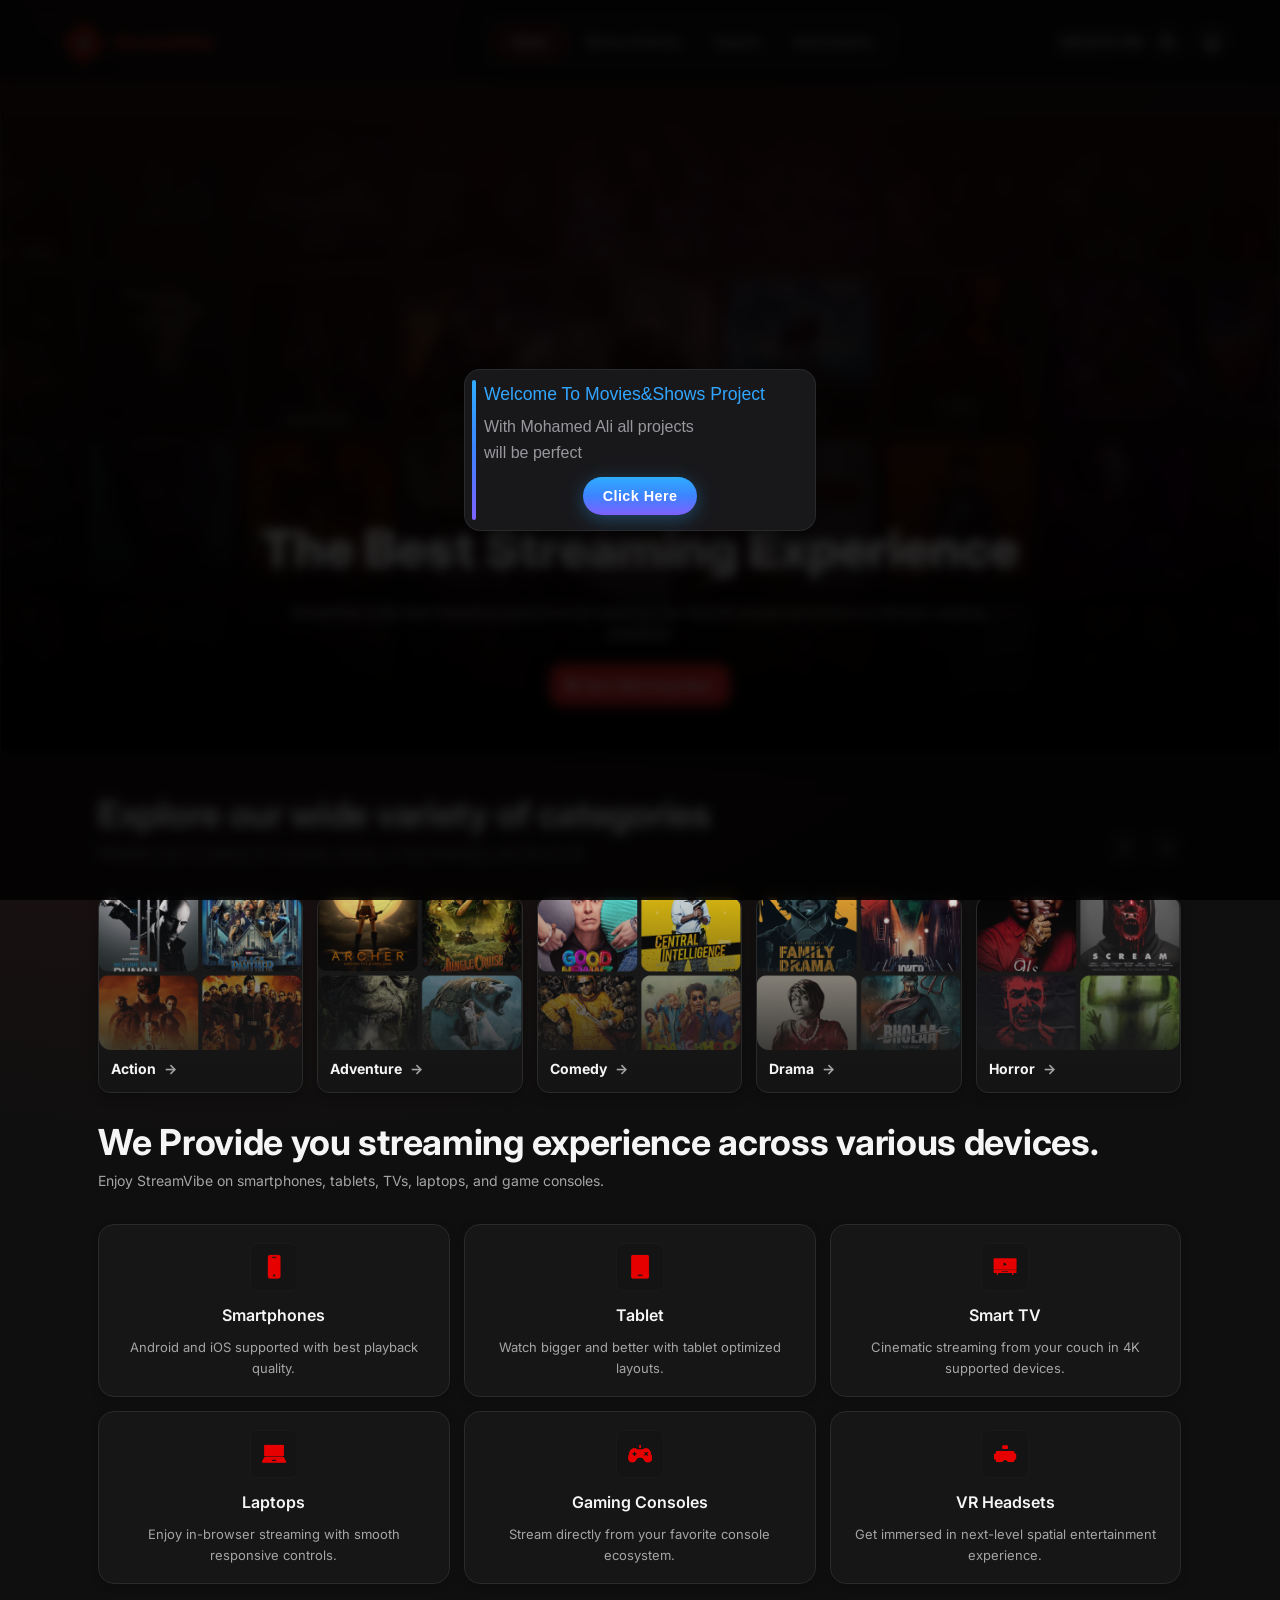
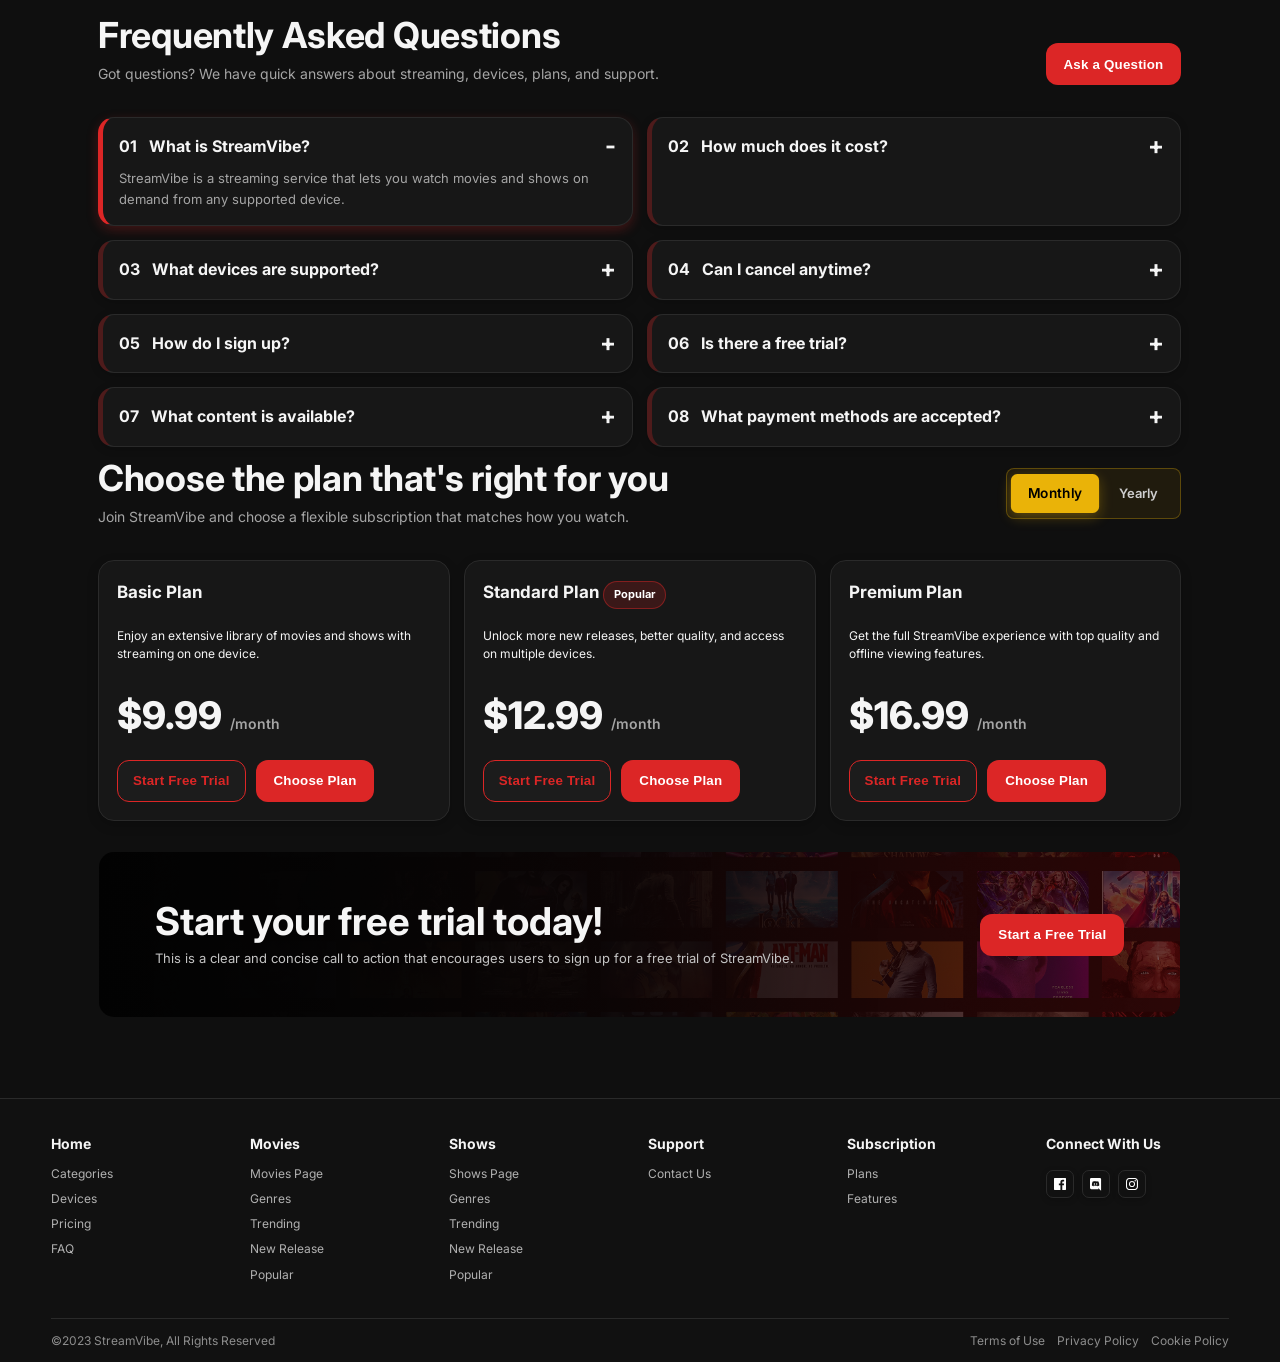
<file: code/index.html>
﻿<!DOCTYPE html>
<html lang="en">

<head>
    <meta charset="UTF-8" />
    <meta name="viewport" content="width=device-width, initial-scale=1" />
    <title>StreamVibe - Home</title>
    <link rel="stylesheet" href="https://cdnjs.cloudflare.com/ajax/libs/font-awesome/6.5.1/css/all.min.css">
    <link rel="stylesheet" href="https://cdnjs.cloudflare.com/ajax/libs/animate.css/4.1.1/animate.min.css" />
    <link rel="stylesheet" href="./styles/style.css" />
</head>

<body class="home-page">
    <header>
        <div class="container nav-wrap">
            <a href="index.html" class="logo">
                <img src="./photo/logo.png" alt="StreamVibe Logo">
                <span>StreamVibe</span>
            </a>

            <nav class="nav-menu">
                <a href="index.html" class="active">Home</a>
                <a href="./pages/moves&shows.html">Movies & Shows</a>
                <a href="./pages/Support.html">Support</a>
                <a href="./pages/Subscription.html">Subscriptions</a>
            </nav>

            <div class="nav-icons">
                <span class="date-now"></span>
                <button class="icon-btn"><i class="fa-solid fa-magnifying-glass"></i></button>
                <button class="icon-btn" aria-label="Notifications">
                    <svg viewBox="0 0 448 512" class="bell-icon"><path d="M224 0c-17.7 0-32 14.3-32 32V49.9C119.5 61.4 64 124.2 64 200v33.4c0 45.4-15.5 89.5-43.8 124.9L5.3 377c-5.8 7.2-6.9 17.1-2.9 25.4S14.8 416 24 416H424c9.2 0 17.6-5.3 21.6-13.6s2.9-18.2-2.9-25.4l-14.9-18.6C399.5 322.9 384 278.8 384 233.4V200c0-75.8-55.5-138.6-128-150.1V32c0-17.7-14.3-32-32-32zm0 96h8c57.4 0 104 46.6 104 104v33.4c0 47.9 13.9 94.6 39.7 134.6H72.3C98.1 328 112 281.3 112 233.4V200c0-57.4 46.6-104 104-104h8zm64 352H224 160c0 17 6.7 33.3 18.7 45.3s28.3 18.7 45.3 18.7s33.3-6.7 45.3-18.7s18.7-28.3 18.7-45.3z"></path></svg>
                </button>
                <button class="menu-toggle" id="menu-toggle">
                    <span></span>
                    <span></span>
                    <span></span>
                </button>
            </div>
        </div>
        <nav class="mobile-menu" id="mobile-menu">
            <a href="index.html" class="active">Home</a>
            <a href="./pages/moves&shows.html">Movies & Shows</a>
            <a href="./pages/Support.html">Support</a>
            <a href="./pages/Subscription.html">Subscriptions</a>
        </nav>
    </header>
    <main class="container">
        <section class="hero home-hero animate__animated animate__backInLeft">
            <img class="hero-bg" src="./photo/background2.png" alt="">
            <div class="hero-content">
                <span class="tag">Featured</span>
                <h1>The Best Streaming Experience</h1>
                <p>StreamVibe is the best streaming experience for watching your favorite movies and shows on demand,
                    anytime, anywhere.</p>
                <button class="btn btn-primary"><i class="fa-solid fa-play"></i> Start Watching Now</button>
            </div>
        </section>

        <section class="animate__animated animate__backInRight delay-01">
            <div class="section-head">
                <div>
                    <h2>Explore our wide variety of categories</h2>
                    <p>Whether you're looking for comedy, drama, or documentary, we have it all.</p>
                </div>
                <div class="section-controls" aria-hidden="true">
                    <button class="icon-btn small-icon-btn"><i class="fa-solid fa-chevron-left"></i></button>
                    <button class="icon-btn small-icon-btn"><i class="fa-solid fa-chevron-right"></i></button>
                </div>
            </div>
            <div class="cards-row home-categories">
                <article class="card"><img class="poster" src="./photo/action.png" alt="Action">
                    <div class="card-body">
                        <h4 class="card-title">Action</h4>
                    </div>
                </article>
                <article class="card"><img class="poster" src="./photo/adventure.png" alt="Adventure">
                    <div class="card-body">
                        <h4 class="card-title">Adventure</h4>
                    </div>
                </article>
                <article class="card"><img class="poster" src="./photo/comedy.png" alt="Comedy">
                    <div class="card-body">
                        <h4 class="card-title">Comedy</h4>
                    </div>
                </article>
                <article class="card"><img class="poster" src="./photo/drama.png" alt="Drama">
                    <div class="card-body">
                        <h4 class="card-title">Drama</h4>
                    </div>
                </article>
                <article class="card"><img class="poster" src="./photo/horror.png" alt="Horror">
                    <div class="card-body">
                        <h4 class="card-title">Horror</h4>
                    </div>
                </article>
            </div>
        </section>

        <section class="animate__animated animate__backInLeft delay-02">
            <div class="section-head">
                <div>
                    <h2>We Provide you streaming experience across various devices.</h2>
                    <p>Enjoy StreamVibe on smartphones, tablets, TVs, laptops, and game consoles.</p>
                </div>
            </div>
            <div class="devices-grid home-devices">
                <article class="device-card">
                    <img src="./photo/phone icon.svg" alt="Smartphones">
                    <h4>Smartphones</h4>
                    <p>Android and iOS supported with best playback quality.</p>
                </article>
                <article class="device-card">
                    <img src="./photo/tablet icon.svg" alt="Tablet">
                    <h4>Tablet</h4>
                    <p>Watch bigger and better with tablet optimized layouts.</p>
                </article>
                <article class="device-card">
                    <img src="./photo/tv icone.svg" alt="Smart TV">
                    <h4>Smart TV</h4>
                    <p>Cinematic streaming from your couch in 4K supported devices.</p>
                </article>
                <article class="device-card">
                    <img src="./photo/labtop icon.svg" alt="Laptops">
                    <h4>Laptops</h4>
                    <p>Enjoy in-browser streaming with smooth responsive controls.</p>
                </article>
                <article class="device-card">
                    <img src="./photo/controlr icon.svg" alt="Gaming Consoles">
                    <h4>Gaming Consoles</h4>
                    <p>Stream directly from your favorite console ecosystem.</p>
                </article>
                <article class="device-card">
                    <img src="./photo/vr icone.svg" alt="VR Headsets">
                    <h4>VR Headsets</h4>
                    <p>Get immersed in next-level spatial entertainment experience.</p>
                </article>
            </div>
        </section>

        <section class="home-faq animate__animated animate__backInRight delay-028">
            <div class="section-head">
                <div>
                    <h2>Frequently Asked Questions</h2>
                    <p>Got questions? We have quick answers about streaming, devices, plans, and support.</p>
                </div>
                <button class="btn btn-primary">Ask a Question</button>
            </div>

            <div class="faq-wrap">
                <article class="faq-item active">
                    <div class="faq-q">
                        <span>01 &nbsp; What is StreamVibe?</span>
                        <span>-</span>
                    </div>
                    <p class="faq-answer">StreamVibe is a streaming service that lets you watch movies and shows on demand from any supported device.</p>
                </article>
                <article class="faq-item">
                    <div class="faq-q"><span>02 &nbsp; How much does it cost?</span><span>+</span></div>
                    <p class="faq-answer">Plans start at $9.99 per month, with yearly billing available for better value.</p>
                </article>
                <article class="faq-item">
                    <div class="faq-q"><span>03 &nbsp; What devices are supported?</span><span>+</span></div>
                    <p class="faq-answer">You can watch on phones, tablets, TVs, laptops, consoles, and more.</p>
                </article>
                <article class="faq-item">
                    <div class="faq-q"><span>04 &nbsp; Can I cancel anytime?</span><span>+</span></div>
                    <p class="faq-answer">Yes. You can manage or cancel your plan at any time without hidden fees.</p>
                </article>
                <article class="faq-item">
                    <div class="faq-q"><span>05 &nbsp; How do I sign up?</span><span>+</span></div>
                    <p class="faq-answer">Go to the Subscription page, choose your plan, and create an account to get started.</p>
                </article>
                <article class="faq-item">
                    <div class="faq-q"><span>06 &nbsp; Is there a free trial?</span><span>+</span></div>
                    <p class="faq-answer">Yes! New users get a 7-day free trial on any plan with no credit card required upfront.</p>
                </article>
                <article class="faq-item">
                    <div class="faq-q"><span>07 &nbsp; What content is available?</span><span>+</span></div>
                    <p class="faq-answer">Thousands of movies, TV shows, originals, and documentaries across all genres.</p>
                </article>
                <article class="faq-item">
                    <div class="faq-q"><span>08 &nbsp; What payment methods are accepted?</span><span>+</span></div>
                    <p class="faq-answer">We accept all major credit and debit cards as well as selected digital wallets.</p>
                </article>
            </div>
        </section>

        <section class="home-pricing animate__animated animate__backInLeft delay-034">
            <div class="section-head">
                <div>
                    <h2>Choose the plan that's right for you</h2>
                    <p>Join StreamVibe and choose a flexible subscription that matches how you watch.</p>
                </div>
                <div class="plan-toggle home-plan-toggle">
                    <a class="active" href="#" onclick="showHomeMonthly(event)">Monthly</a>
                    <a href="#" onclick="showHomeYearly(event)">Yearly</a>
                </div>
            </div>

            <div id="home-monthly-section">
                <div class="subscription-cards home-subscription-cards">
                    <article class="subscription-card">
                        <h3>Basic Plan</h3>
                        <p>Enjoy an extensive library of movies and shows with streaming on one device.</p>
                        <div class="price">$9.99 <small>/month</small></div>
                        <div class="subscription-actions">
                            <button class="btn btn-secondary">Start Free Trial</button>
                            <button class="btn btn-primary">Choose Plan</button>
                        </div>
                    </article>
                    <article class="subscription-card">
                        <h3>Standard Plan <span class="tag">Popular</span></h3>
                        <p>Unlock more new releases, better quality, and access on multiple devices.</p>
                        <div class="price">$12.99 <small>/month</small></div>
                        <div class="subscription-actions">
                            <button class="btn btn-secondary">Start Free Trial</button>
                            <button class="btn btn-primary">Choose Plan</button>
                        </div>
                    </article>
                    <article class="subscription-card">
                        <h3>Premium Plan</h3>
                        <p>Get the full StreamVibe experience with top quality and offline viewing features.</p>
                        <div class="price">$16.99 <small>/month</small></div>
                        <div class="subscription-actions">
                            <button class="btn btn-secondary">Start Free Trial</button>
                            <button class="btn btn-primary">Choose Plan</button>
                        </div>
                    </article>
                </div>
            </div>

            <div id="home-yearly-section" style="display:none;">
                <div class="subscription-cards home-subscription-cards">
                    <article class="subscription-card">
                        <h3>Basic Plan</h3>
                        <p>Enjoy an extensive library of movies and shows with streaming on one device.</p>
                        <div class="price">$99.99 <small>/year</small></div>
                        <div class="subscription-actions">
                            <button class="btn btn-secondary">Start Free Trial</button>
                            <button class="btn btn-primary">Choose Plan</button>
                        </div>
                    </article>
                    <article class="subscription-card">
                        <h3>Standard Plan <span class="tag">Popular</span></h3>
                        <p>Unlock more new releases, better quality, and access on multiple devices.</p>
                        <div class="price">$129.99 <small>/year</small></div>
                        <div class="subscription-actions">
                            <button class="btn btn-secondary">Start Free Trial</button>
                            <button class="btn btn-primary">Choose Plan</button>
                        </div>
                    </article>
                    <article class="subscription-card">
                        <h3>Premium Plan</h3>
                        <p>Get the full StreamVibe experience with top quality and offline viewing features.</p>
                        <div class="price">$169.99 <small>/year</small></div>
                        <div class="subscription-actions">
                            <button class="btn btn-secondary">Start Free Trial</button>
                            <button class="btn btn-primary">Choose Plan</button>
                        </div>
                    </article>
                </div>
            </div>
        </section>

        <section class="cta trial-panorama home-cta animate__animated animate__backInRight delay-03">
            <img class="cta-bg" src="./photo/Background Images.png" alt="">
            <div>
                <h3>Start your free trial today!</h3>
                <p>This is a clear and concise call to action that encourages users to sign up for a free trial of StreamVibe.</p>
            </div>
            <button class="btn btn-primary">Start a Free Trial</button>
        </section>
    </main>

    <footer>
        <div class="container footer-top">
            <div>
                <h6>Home</h6><a href="#">Categories</a><a href="#">Devices</a><a href="#">Pricing</a><a href="#">FAQ</a>
            </div>
            <div>
                <h6>Movies</h6><a href="./pages/moves page.html" target="_blank">Movies Page</a><a href="#">Genres</a><a href="#">Trending</a><a href="#">New
                    Release</a><a href="#">Popular</a>
            </div>
            <div>
                <h6>Shows</h6><a href="./pages/shows page.html" target="_blank">Shows Page</a><a href="#">Genres</a><a href="#">Trending</a><a href="#">New
                    Release</a><a href="#">Popular</a>
            </div>
            <div>
                <h6>Support</h6><a href="./pages/Support.html">Contact Us</a>
            </div>
            <div>
                <h6>Subscription</h6><a href="./pages/Subscription.html">Plans</a><a href="#">Features</a>
            </div>
            <div>
                <h6>Connect With Us</h6>
                <div class="socials">
                    <a href="#"><img src="./photo/facebook.svg" alt="Facebook"></a>
                    <a href="#"><img src="./photo/discord.svg" alt="Discord"></a>
                    <a href="#"><img src="./photo/nstagram.svg" alt="Instagram"></a>
                </div>
            </div>
        </div>
        <div class="container footer-bottom">
            <p>&copy;2023 StreamVibe, All Rights Reserved</p>
            <p>Terms of Use &nbsp;&nbsp; Privacy Policy &nbsp;&nbsp; Cookie Policy</p>
        </div>
    </footer>

    <div id="noti-overlay">
        <div id="welcome-notification">
            <div class="notiglow"></div>
            <div class="notiborderglow"></div>
            <div class="notititle">Welcome To Movies&Shows Project</div>
            <div class="notibody">With Mohamed Ali all projects<ul>will be perfect</ul> </div>
            <div class="noti-footer">
                <span class="noti-click">Click Here</span>
            </div>
        </div>
    </div>

    <script src="./js/script.js"></script>
</body>

</html>
</file>
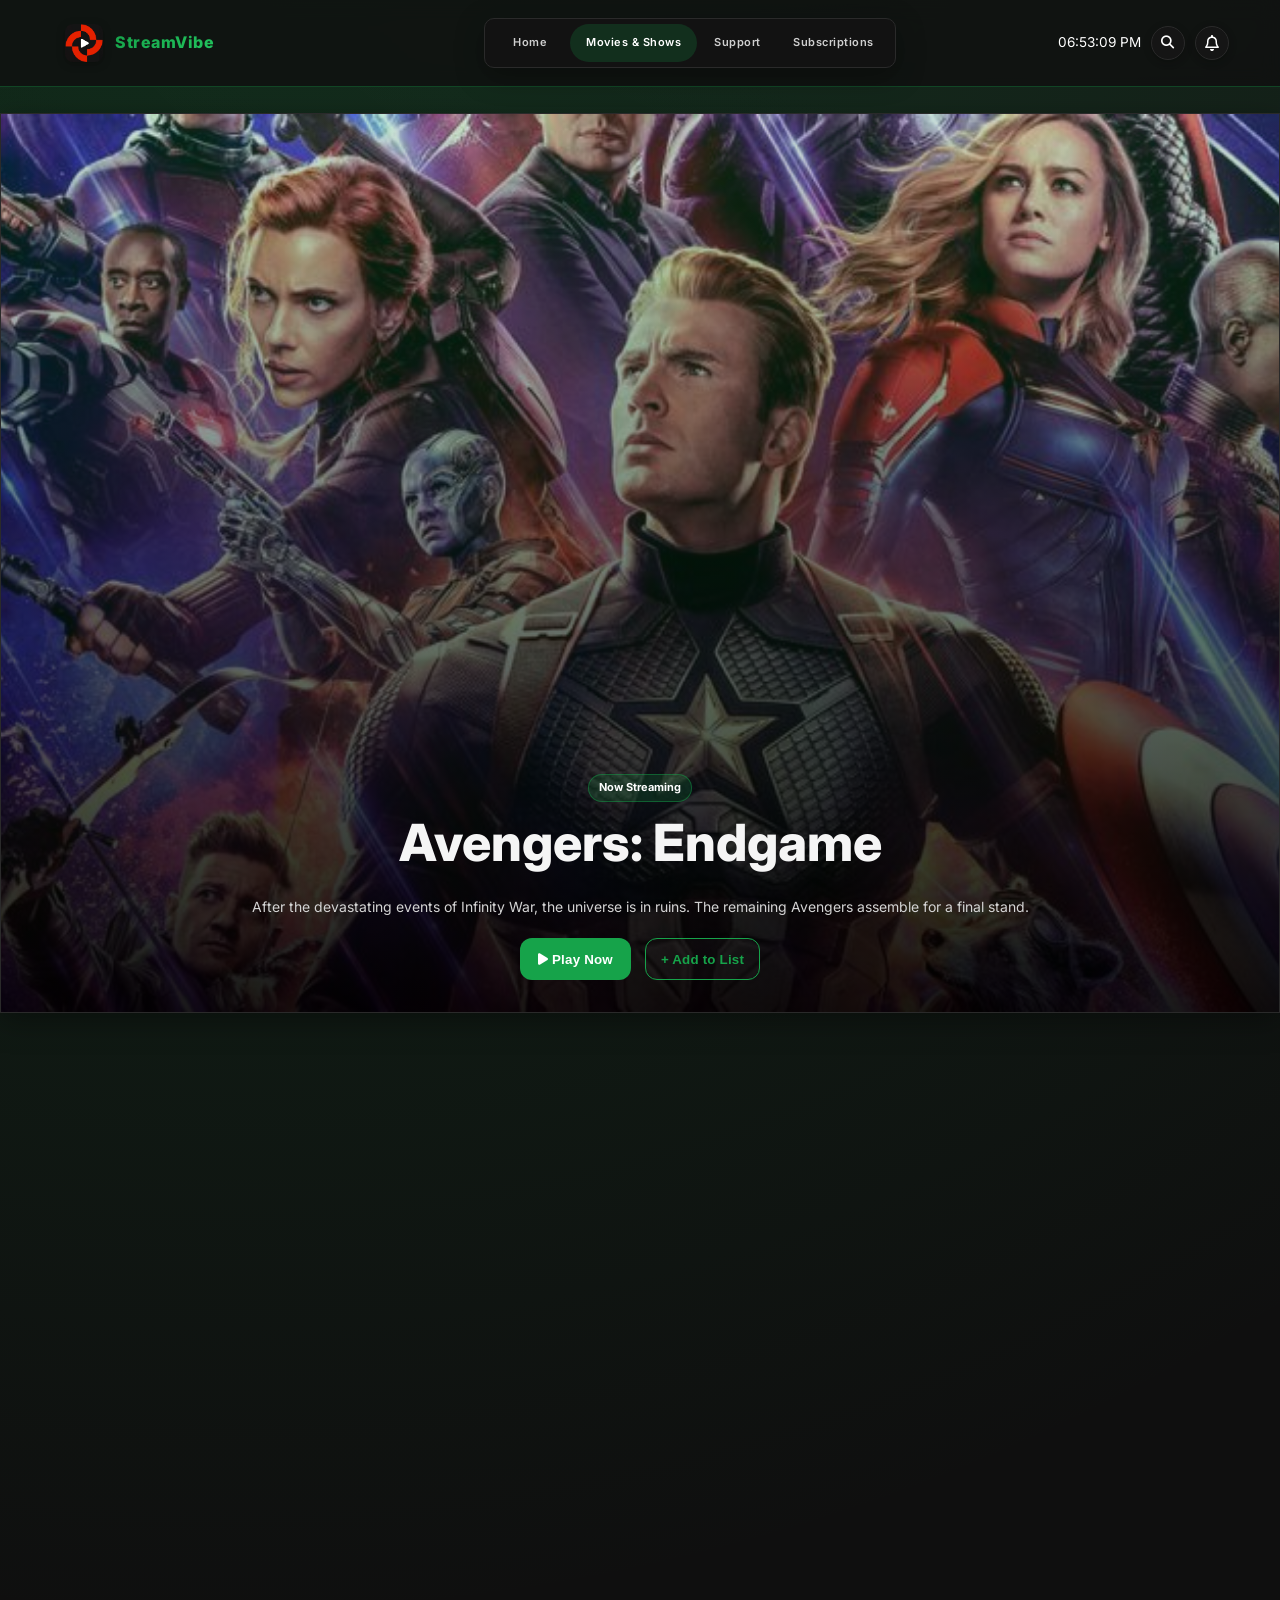
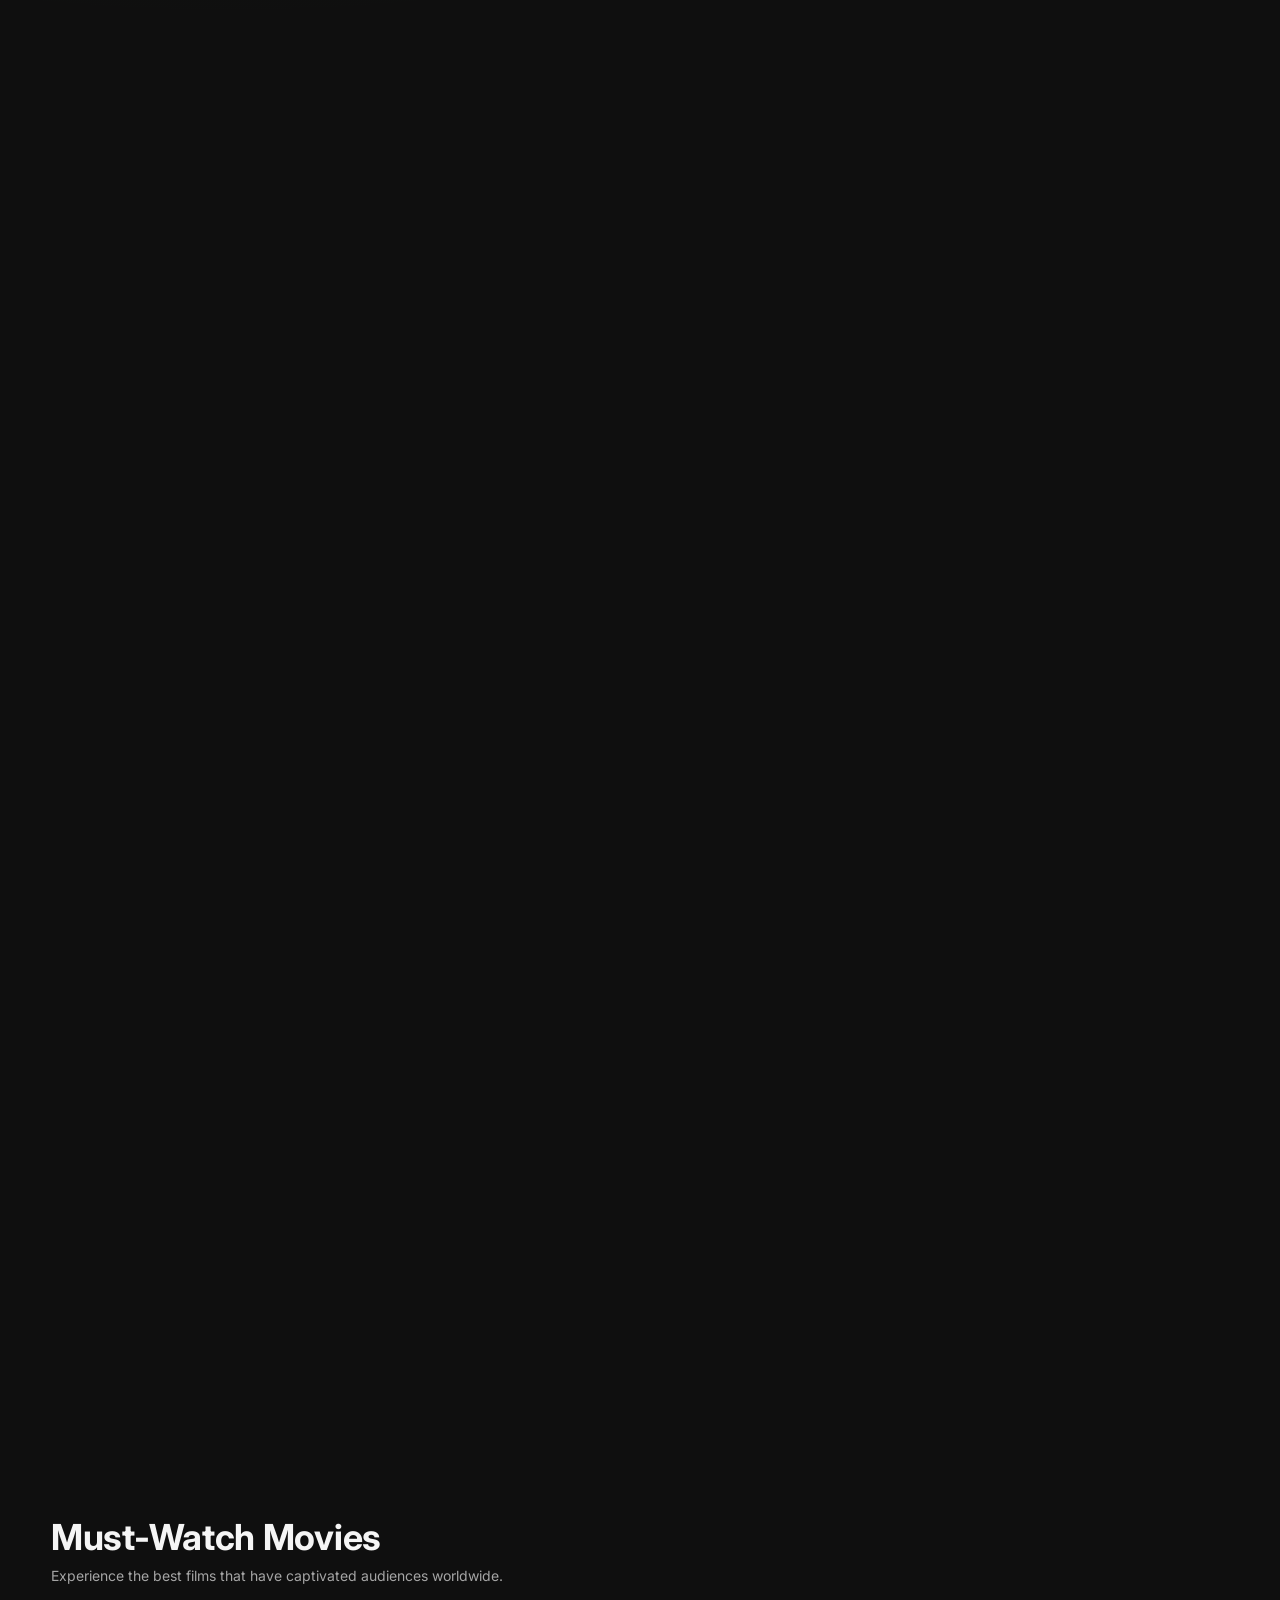
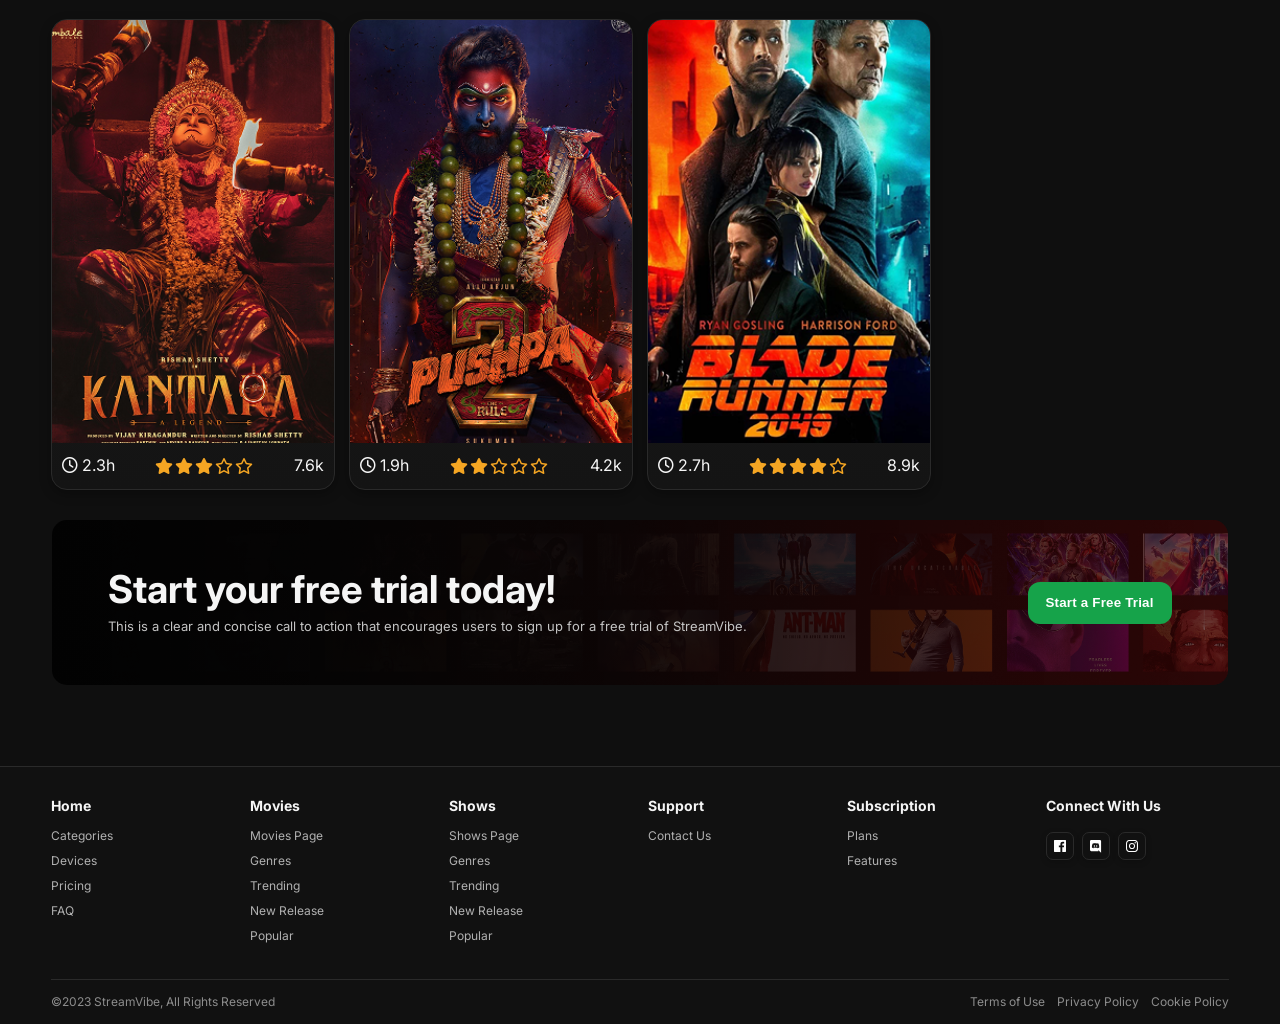
<file: code/pages/moves&shows.html>
﻿<!DOCTYPE html>
<html lang="en">

<head>
    <meta charset="UTF-8" />
    <meta name="viewport" content="width=device-width, initial-scale=1" />
    <title>StreamVibe - Movies & Shows</title>
    <link rel="stylesheet" href="https://cdnjs.cloudflare.com/ajax/libs/font-awesome/6.5.1/css/all.min.css">
    <link rel="stylesheet" href="https://cdnjs.cloudflare.com/ajax/libs/animate.css/4.1.1/animate.min.css" />
    <link rel="stylesheet" href="../styles/style.css" />
</head>

<body class="movies-page">
    <header>
        <div class="container nav-wrap">
            <a href="../index.html" class="logo">
                <img src="../photo/logo.png" alt="StreamVibe Logo">
                <span>StreamVibe</span>
            </a>

            <nav class="nav-menu">
                <a href="../index.html">Home</a>
                <a href="moves&shows.html" class="active">Movies & Shows</a>
                <a href="Support.html">Support</a>
                <a href="Subscription.html">Subscriptions</a>
            </nav>

            <div class="nav-icons">
                <span class="date-now"></span>
                <button class="icon-btn"><i class="fa-solid fa-magnifying-glass"></i></button>
                <button class="icon-btn" aria-label="Notifications">
                    <svg viewBox="0 0 448 512" class="bell-icon"><path d="M224 0c-17.7 0-32 14.3-32 32V49.9C119.5 61.4 64 124.2 64 200v33.4c0 45.4-15.5 89.5-43.8 124.9L5.3 377c-5.8 7.2-6.9 17.1-2.9 25.4S14.8 416 24 416H424c9.2 0 17.6-5.3 21.6-13.6s2.9-18.2-2.9-25.4l-14.9-18.6C399.5 322.9 384 278.8 384 233.4V200c0-75.8-55.5-138.6-128-150.1V32c0-17.7-14.3-32-32-32zm0 96h8c57.4 0 104 46.6 104 104v33.4c0 47.9 13.9 94.6 39.7 134.6H72.3C98.1 328 112 281.3 112 233.4V200c0-57.4 46.6-104 104-104h8zm64 352H224 160c0 17 6.7 33.3 18.7 45.3s28.3 18.7 45.3 18.7s33.3-6.7 45.3-18.7s18.7-28.3 18.7-45.3z"></path></svg>
                </button>
                <button class="menu-toggle" id="menu-toggle">
                    <span></span>
                    <span></span>
                    <span></span>
                </button>
            </div>
        </div>
        <nav class="mobile-menu" id="mobile-menu">
            <a href="../index.html">Home</a>
            <a href="moves&shows.html" class="active">Movies & Shows</a>
            <a href="Support.html">Support</a>
            <a href="Subscription.html">Subscriptions</a>
        </nav>
    </header>

    <main class="container">
        <section class="hero movies-hero animate__animated animate__backInLeft">
            <img class="hero-bg" src="../photo/avangers.png" alt="Avengers: Endgame">
            <div class="hero-content">
                <span class="tag">Now Streaming</span>
                <h1>Avengers: Endgame</h1>
                <p>After the devastating events of Infinity War, the universe is in ruins. The remaining Avengers
                    assemble for a final stand.</p>
                <button class="btn btn-primary"><i class="fa-solid fa-play"></i> Play Now</button>
                <button class="btn btn-secondary">+ Add to List</button>
            </div>
        </section>

        <section class="animate__animated animate__backInRight delay-01">
            <div class="section-head">
                <div>
                    <h2>Our Genres</h2>
                    <p>Explore our diverse collection of movie genres to find your perfect entertainment.</p>
                </div>
            </div>
            <div class="cards-row movies-genres genre-grid">
                <article class="card square-card"><img class="poster" src="../photo/action.png" alt="Action">
                    <div class="card-body">
                        <h4 class="card-title">Action</h4>
                    </div>
                </article>
                <article class="card square-card"><img class="poster" src="../photo/adventure.png" alt="Adventure">
                    <div class="card-body">
                        <h4 class="card-title">Adventure</h4>
                    </div>
                </article>
                <article class="card square-card"><img class="poster" src="../photo/comedy.png" alt="Comedy">
                    <div class="card-body">
                        <h4 class="card-title">Comedy</h4>
                    </div>
                </article>
                <article class="card square-card"><img class="poster" src="../photo/drama.png" alt="Drama">
                    <div class="card-body">
                        <h4 class="card-title">Drama</h4>
                    </div>
                </article>
                <article class="card square-card"><img class="poster" src="../photo/horror.png" alt="Horror">
                    <div class="card-body">
                        <h4 class="card-title">Horror</h4>
                    </div>
                </article>
            </div>
        </section>

        <section class="animate__animated animate__backInLeft delay-02">
            <div class="section-head">
                <div>
                    <h2>Popular Top 10 In Genres</h2>
                    <p>Discover the most-watched movies across all genres this month.</p>
                </div>
            </div>
            <div class="cards-row movies-top10 genre-grid">
                <article class="card square-card"><img class="poster" src="../photo/action2.png" alt="1">
                    <div class="card-body">
                        <h4 class="card-title">Action</h4><span class="tag">New</span>
                    </div>
                </article>
                <article class="card square-card"><img class="poster" src="../photo/adventure2.png" alt="2">
                    <div class="card-body">
                        <h4 class="card-title">Adventure</h4><span class="tag">New</span>
                    </div>
                </article>
                <article class="card square-card"><img class="poster" src="../photo/comedy2.png" alt="3">
                    <div class="card-body">
                        <h4 class="card-title">Comedy</h4><span class="tag">New</span>
                    </div>
                </article>
                <article class="card square-card"><img class="poster" src="../photo/drama2.png" alt="4">
                    <div class="card-body">
                        <h4 class="card-title">Drama</h4><span class="tag">Popular</span>
                    </div>
                </article>
                <article class="card square-card"><img class="poster" src="../photo/horror.png" alt="5">
                    <div class="card-body">
                        <h4 class="card-title">Horror</h4><span class="tag">Hot</span>
                    </div>
                </article>
            </div>
        </section>

        <section class="animate__animated animate__backInRight delay-025">
            <div class="section-head">
                <div>
                    <h2>Trending Now</h2>
                    <p>Stay updated with the hottest movies that everyone is talking about.</p>
                </div>
            </div>
            <div class="cards-row movies-trending genre-grid">
                <article class="card">
                    <img class="poster" src="../photo/trending1.png" alt="Trending 1">
                    <div class="card-body trending-info">
                        <span class="duration"><i class="fa-regular fa-clock"></i> 2.1h</span>
                        <span class="views">8.2k</span>
                    </div>
                </article>
                <article class="card">
                    <img class="poster" src="../photo/trending2.png" alt="Trending 2">
                    <div class="card-body trending-info">
                        <span class="duration"><i class="fa-regular fa-clock"></i> 1.8h</span>
                        <span class="views">6.5k</span>
                    </div>
                </article>
                <article class="card">
                    <img class="poster" src="../photo/trending3.png" alt="Trending 3">
                    <div class="card-body trending-info">
                        <span class="duration"><i class="fa-regular fa-clock"></i> 2.5h</span>
                        <span class="views">9.1k</span>
                    </div>
                </article>
                <article class="card">
                    <img class="poster" src="../photo/trending4.png" alt="Trending 4">
                    <div class="card-body trending-info">
                        <span class="duration"><i class="fa-regular fa-clock"></i> 1.9h</span>
                        <span class="views">7.3k</span>
                    </div>
                </article>
                <article class="card">
                    <img class="poster" src="../photo/trending5.png" alt="Trending 5">
                    <div class="card-body trending-info">
                        <span class="duration"><i class="fa-regular fa-clock"></i> 2.8h</span>
                        <span class="views">5.8k</span>
                    </div>
                </article>
            </div>
        </section>

        <section class="animate__animated animate__backInLeft delay-03">
            <div class="section-head">
                <div>
                    <h2>New Releases</h2>
                    <p>Be the first to watch the latest movies hitting the screens this year.</p>
                </div>
            </div>
            <div class="cards-row movies-releases genre-grid">
                <article class="card square-card">
                    <img class="poster" src="../photo/New 1.png" alt="New 1">
                    <div class="card-body release-info">
                        <span class="release-date">Jan 2026</span>
                    </div>
                </article>
                <article class="card square-card">
                    <img class="poster" src="../photo/New 2.png" alt="New 2">
                    <div class="card-body release-info">
                        <span class="release-date">Feb 2026</span>
                    </div>
                </article>
                <article class="card square-card">
                    <img class="poster" src="../photo/New 3.png" alt="New 3">
                    <div class="card-body release-info">
                        <span class="release-date">Mar 2026</span>
                    </div>
                </article>
                <article class="card square-card">
                    <img class="poster" src="../photo/New 4.png" alt="New 4">
                    <div class="card-body release-info">
                        <span class="release-date">Apr 2026</span>
                    </div>
                </article>
                <article class="card square-card">
                    <img class="poster" src="../photo/New 5.png" alt="New 5">
                    <div class="card-body release-info">
                        <span class="release-date">May 2026</span>
                    </div>
                </article>
            </div>
        </section>

        <section class="animate__animated animate__backInRight delay-035">
            <div class="section-head">
                <div>
                    <h2>Must-Watch Movies</h2>
                    <p>Experience the best films that have captivated audiences worldwide.</p>
                </div>
            </div>
            <div class="cards-row movies-mustwatch genre-grid">
                <article class="card square-card">
                    <img class="poster" src="../photo/must 1.png" alt="Must 1">
                    <div class="card-body mustwatch-info">
                        <span class="duration"><i class="fa-regular fa-clock"></i> 2.3h</span>
                        <span class="stars">
                            <i class="fa-solid fa-star"></i>
                            <i class="fa-solid fa-star"></i>
                            <i class="fa-solid fa-star"></i>
                            <i class="fa-regular fa-star"></i>
                            <i class="fa-regular fa-star"></i>
                        </span>
                        <span class="views">7.6k</span>
                    </div>
                </article>
                <article class="card square-card">
                    <img class="poster" src="../photo/must 2.png" alt="Must 2">
                    <div class="card-body mustwatch-info">
                        <span class="duration"><i class="fa-regular fa-clock"></i> 1.9h</span>
                        <span class="stars">
                            <i class="fa-solid fa-star"></i>
                            <i class="fa-solid fa-star"></i>
                            <i class="fa-regular fa-star"></i>
                            <i class="fa-regular fa-star"></i>
                            <i class="fa-regular fa-star"></i>
                        </span>
                        <span class="views">4.2k</span>
                    </div>
                </article>
                <article class="card square-card">
                    <img class="poster" src="../photo/must 3.png" alt="Must 3">
                    <div class="card-body mustwatch-info">
                        <span class="duration"><i class="fa-regular fa-clock"></i> 2.7h</span>
                        <span class="stars">
                            <i class="fa-solid fa-star"></i>
                            <i class="fa-solid fa-star"></i>
                            <i class="fa-solid fa-star"></i>
                            <i class="fa-solid fa-star"></i>
                            <i class="fa-regular fa-star"></i>
                        </span>
                        <span class="views">8.9k</span>
                    </div>
                </article>
                <article class="card square-card">
                    <img class="poster" src="../photo/must 4.png" alt="Must 4">
                    <div class="card-body mustwatch-info">
                        <span class="duration"><i class="fa-regular fa-clock"></i> 2.1h</span>
                        <span class="stars">
                            <i class="fa-solid fa-star"></i>
                            <i class="fa-solid fa-star"></i>
                            <i class="fa-solid fa-star"></i>
                            <i class="fa-solid fa-star"></i>
                            <i class="fa-solid fa-star"></i>
                        </span>
                        <span class="views">6.3k</span>
                    </div>
                </article>
            </div>
        </section>

        <section class="cta trial-panorama movies-cta animate__animated animate__backInLeft delay-04">
            <img class="cta-bg" src="../photo/Background Images.png" alt="">
            <div>
                <h3>Start your free trial today!</h3>
                <p>This is a clear and concise call to action that encourages users to sign up for a free trial of StreamVibe.</p>
            </div>
            <button class="btn btn-primary">Start a Free Trial</button>
        </section>
    </main>

    <footer>
        <div class="container footer-top">
            <div>
                <h6>Home</h6><a href="#">Categories</a><a href="#">Devices</a><a href="#">Pricing</a><a href="#">FAQ</a>
            </div>
            <div>
                <h6>Movies</h6><a href="moves page.html" target="_blank">Movies Page</a><a href="#">Genres</a><a href="#">Trending</a><a href="#">New
                    Release</a><a href="#">Popular</a>
            </div>
            <div>
                <h6>Shows</h6><a href="shows page.html" target="_blank">Shows Page</a><a href="#">Genres</a><a href="#">Trending</a><a href="#">New
                    Release</a><a href="#">Popular</a>
            </div>
            <div>
                <h6>Support</h6><a href="Support.html">Contact Us</a>
            </div>
            <div>
                <h6>Subscription</h6><a href="Subscription.html">Plans</a><a href="#">Features</a>
            </div>
            <div>
                <h6>Connect With Us</h6>
                <div class="socials">
                    <a href="#"><img src="../photo/facebook.svg" alt="Facebook"></a>
                    <a href="#"><img src="../photo/discord.svg" alt="Discord"></a>
                    <a href="#"><img src="../photo/nstagram.svg" alt="Instagram"></a>
                </div>
            </div>
        </div>
        <div class="container footer-bottom">
            <p>&copy;2023 StreamVibe, All Rights Reserved</p>
            <p>Terms of Use &nbsp;&nbsp; Privacy Policy &nbsp;&nbsp; Cookie Policy</p>
        </div>
    </footer>

    <script src="../js/script.js"></script>
</body>

</html>
</file>
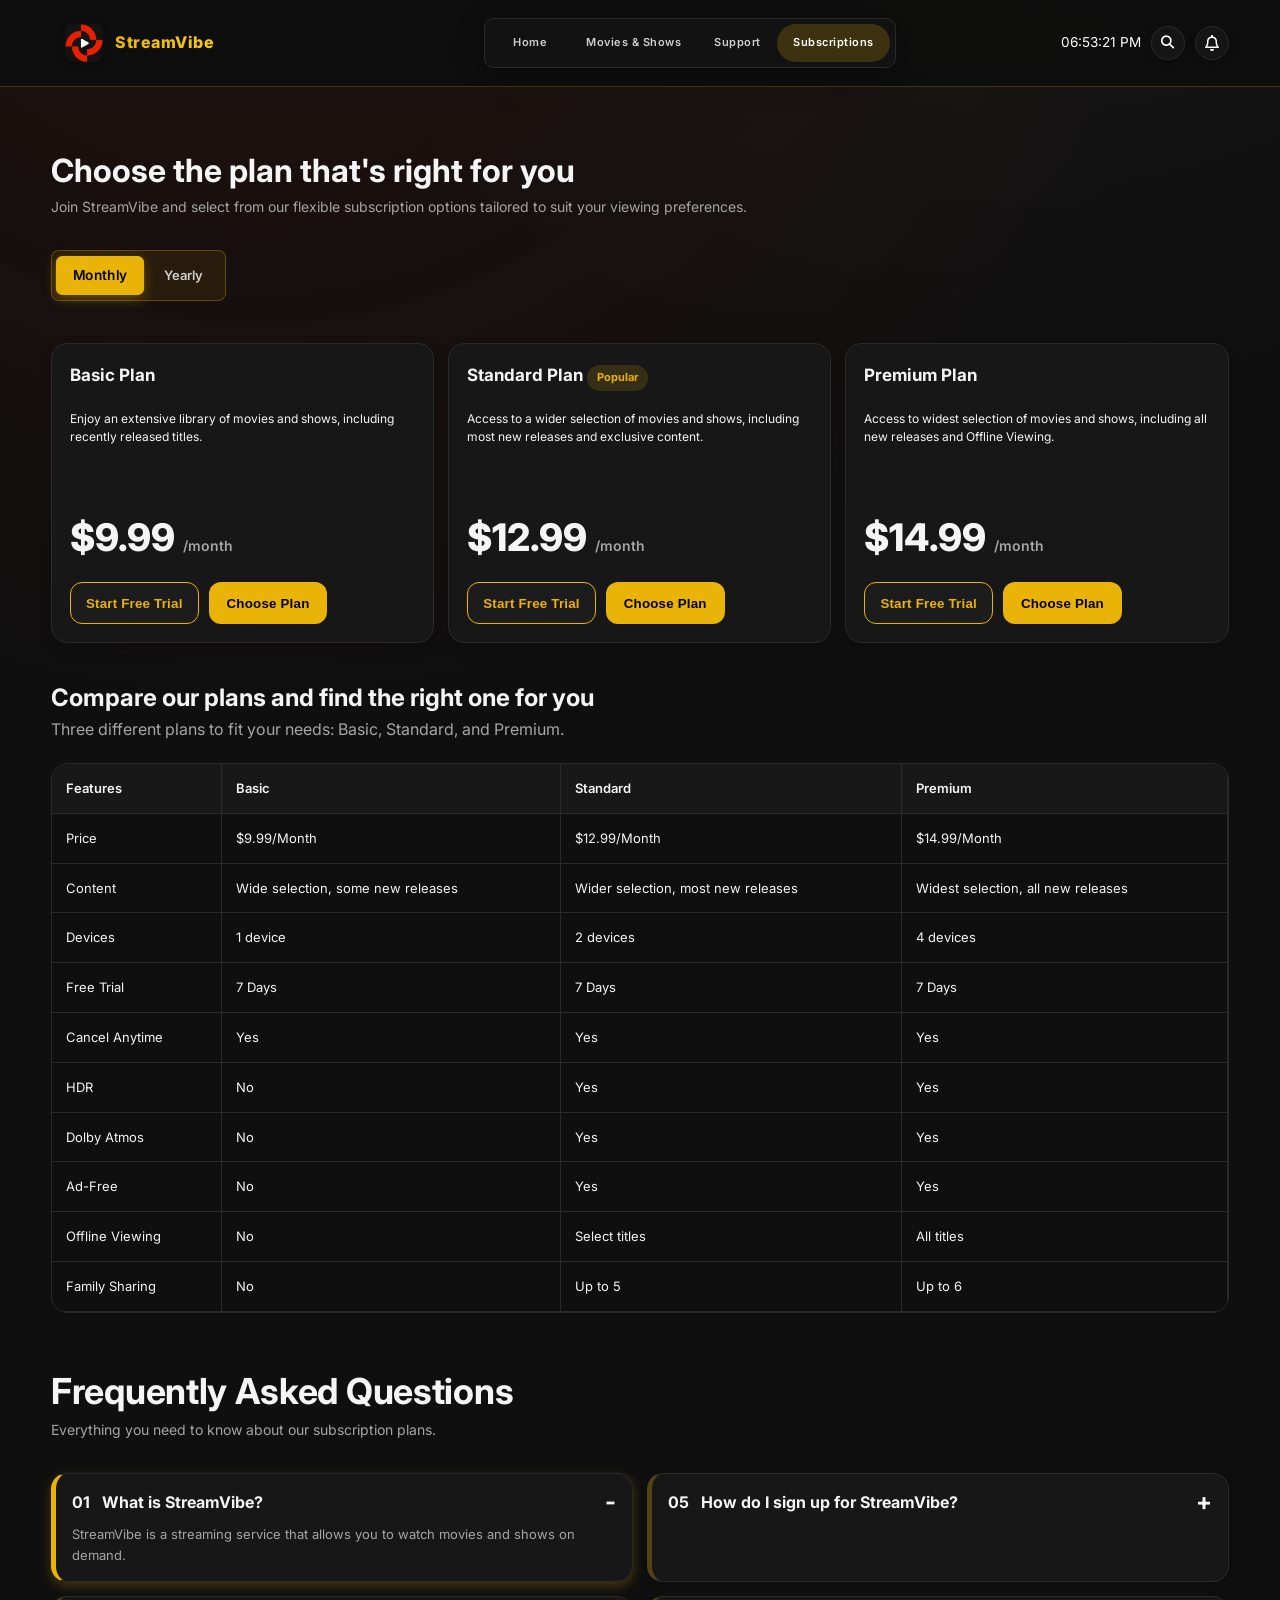
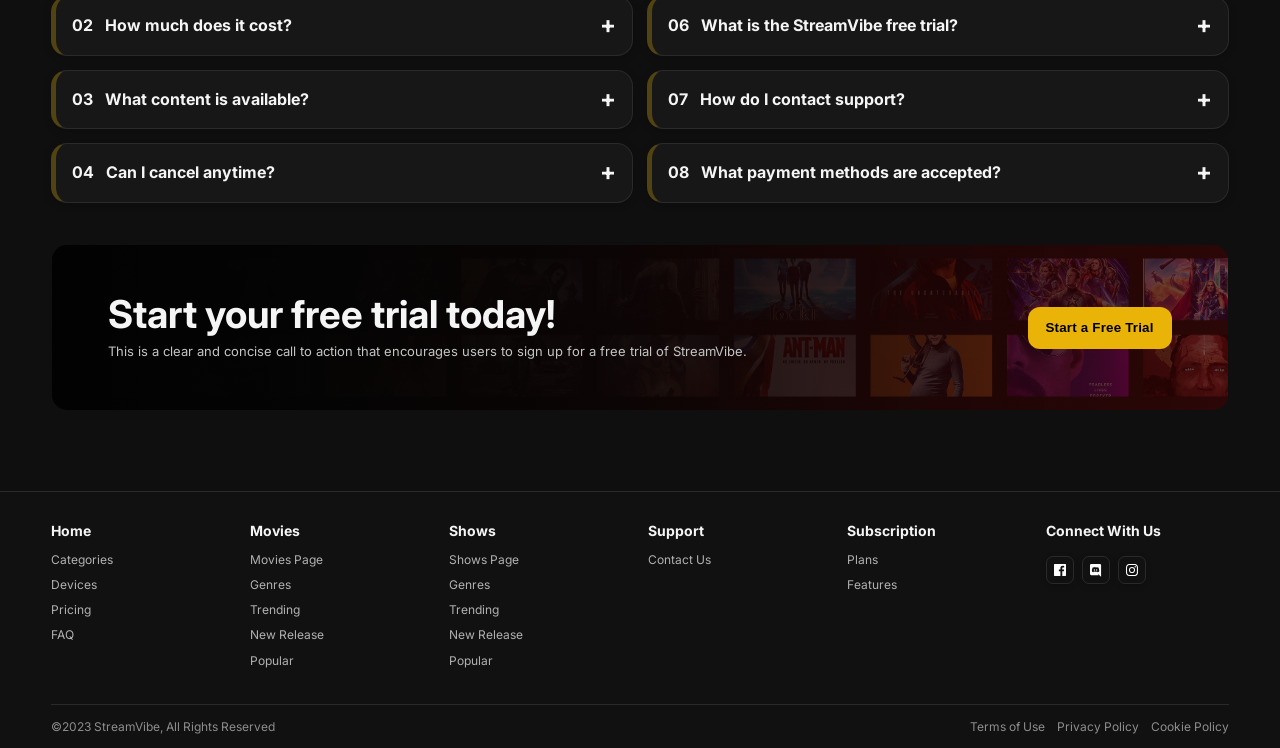
<file: code/pages/Subscription.html>
﻿<!DOCTYPE html>
<html lang="en">

<head>
    <meta charset="UTF-8" />
    <meta name="viewport" content="width=device-width, initial-scale=1" />
    <title>StreamVibe</title>
    <link rel="stylesheet" href="https://cdnjs.cloudflare.com/ajax/libs/font-awesome/6.5.1/css/all.min.css">
    <link rel="stylesheet" href="https://cdnjs.cloudflare.com/ajax/libs/animate.css/4.1.1/animate.min.css" />
    <link rel="stylesheet" href="../styles/style.css" />
</head>

<body class="subscription-page">
    <header>
        <div class="container nav-wrap">
            <a href="../index.html" class="logo">
                <img src="../photo/logo.png" alt="StreamVibe Logo">
                <span>StreamVibe</span>
            </a>

            <nav class="nav-menu">
                <a href="../index.html">Home</a>
                <a href="moves&shows.html">Movies & Shows</a>
                <a href="Support.html">Support</a>
                <a href="Subscription.html" class="active">Subscriptions</a>
            </nav>

            <div class="nav-icons">
                <span class="date-now"></span>
                <button class="icon-btn"><i class="fa-solid fa-magnifying-glass"></i></button>
                <button class="icon-btn" aria-label="Notifications">
                    <svg viewBox="0 0 448 512" class="bell-icon"><path d="M224 0c-17.7 0-32 14.3-32 32V49.9C119.5 61.4 64 124.2 64 200v33.4c0 45.4-15.5 89.5-43.8 124.9L5.3 377c-5.8 7.2-6.9 17.1-2.9 25.4S14.8 416 24 416H424c9.2 0 17.6-5.3 21.6-13.6s2.9-18.2-2.9-25.4l-14.9-18.6C399.5 322.9 384 278.8 384 233.4V200c0-75.8-55.5-138.6-128-150.1V32c0-17.7-14.3-32-32-32zm0 96h8c57.4 0 104 46.6 104 104v33.4c0 47.9 13.9 94.6 39.7 134.6H72.3C98.1 328 112 281.3 112 233.4V200c0-57.4 46.6-104 104-104h8zm64 352H224 160c0 17 6.7 33.3 18.7 45.3s28.3 18.7 45.3 18.7s33.3-6.7 45.3-18.7s18.7-28.3 18.7-45.3z"></path></svg>
                </button>
                <button class="menu-toggle" id="menu-toggle">
                    <span></span>
                    <span></span>
                    <span></span>
                </button>
            </div>
        </div>
        <nav class="mobile-menu" id="mobile-menu">
            <a href="../index.html">Home</a>
            <a href="moves&shows.html">Movies & Shows</a>
            <a href="Support.html">Support</a>
            <a href="Subscription.html" class="active">Subscriptions</a>
        </nav>
    </header>

    <main class="container">
        <div class="section-head animate__animated animate__backInLeft sub-page-header">
            <div>
                <h1>Choose the plan that's right for you</h1>
                <p class="text-muted">Join StreamVibe and select from our flexible subscription options tailored
                    to suit your viewing preferences.</p>
            </div>
        </div>

        <div class="plan-toggle animate__animated animate__backInRight plan-toggle-mb delay-015">
            <a class="active" href="#" onclick="showMonthly(event)">Monthly</a>
            <a href="#" onclick="showYearly(event)">Yearly</a>
        </div>

        <div id="monthly-section" class="animate__animated animate__backInLeft delay-02">
            <div class="subscription-cards subscription-plans">
                <article class="subscription-card">
                    <h3>Basic Plan</h3>
                    <p>Enjoy an extensive library of movies and shows, including recently released titles.</p>
                    <div class="price">$9.99 <small>/month</small></div>
                    <div class="subscription-actions">
                        <button class="btn btn-secondary">Start Free Trial</button>
                        <button class="btn btn-primary">Choose Plan</button>
                    </div>
                </article>
                <article class="subscription-card">
                    <h3>Standard Plan <span class="tag">Popular</span></h3>
                    <p>Access to a wider selection of movies and shows, including most new releases and exclusive
                        content.</p>
                    <div class="price">$12.99 <small>/month</small></div>
                    <div class="subscription-actions">
                        <button class="btn btn-secondary">Start Free Trial</button>
                        <button class="btn btn-primary">Choose Plan</button>
                    </div>
                </article>
                <article class="subscription-card">
                    <h3>Premium Plan</h3>
                    <p>Access to widest selection of movies and shows, including all new releases and Offline Viewing.
                    </p>
                    <div class="price">$14.99 <small>/month</small></div>
                    <div class="subscription-actions">
                        <button class="btn btn-secondary">Start Free Trial</button>
                        <button class="btn btn-primary">Choose Plan</button>
                    </div>
                </article>
            </div>

            <section class="compare-section">
                <h2>Compare our plans and find the right one for you</h2>
                <p class="compare-desc">Three different plans to fit your needs: Basic,
                    Standard, and Premium.</p>

                <div class="table-wrap">
                    <table>
                        <thead>
                            <tr>
                                <th>Features</th>
                                <th>Basic</th>
                                <th>Standard</th>
                                <th>Premium</th>
                            </tr>
                        </thead>
                        <tbody>
                            <tr>
                                <td>Price</td>
                                <td>$9.99/Month</td>
                                <td>$12.99/Month</td>
                                <td>$14.99/Month</td>
                            </tr>
                            <tr>
                                <td>Content</td>
                                <td>Wide selection, some new releases</td>
                                <td>Wider selection, most new releases</td>
                                <td>Widest selection, all new releases</td>
                            </tr>
                            <tr>
                                <td>Devices</td>
                                <td>1 device</td>
                                <td>2 devices</td>
                                <td>4 devices</td>
                            </tr>
                            <tr>
                                <td>Free Trial</td>
                                <td>7 Days</td>
                                <td>7 Days</td>
                                <td>7 Days</td>
                            </tr>
                            <tr>
                                <td>Cancel Anytime</td>
                                <td>Yes</td>
                                <td>Yes</td>
                                <td>Yes</td>
                            </tr>
                            <tr>
                                <td>HDR</td>
                                <td>No</td>
                                <td>Yes</td>
                                <td>Yes</td>
                            </tr>
                            <tr>
                                <td>Dolby Atmos</td>
                                <td>No</td>
                                <td>Yes</td>
                                <td>Yes</td>
                            </tr>
                            <tr>
                                <td>Ad-Free</td>
                                <td>No</td>
                                <td>Yes</td>
                                <td>Yes</td>
                            </tr>
                            <tr>
                                <td>Offline Viewing</td>
                                <td>No</td>
                                <td>Select titles</td>
                                <td>All titles</td>
                            </tr>
                            <tr>
                                <td>Family Sharing</td>
                                <td>No</td>
                                <td>Up to 5</td>
                                <td>Up to 6</td>
                            </tr>
                        </tbody>
                    </table>
                </div>
            </section>
        </div>

        <div id="yearly-section" class="animate__animated animate__backInLeft delay-02"
            style="display:none;">
            <div class="subscription-cards subscription-plans yearly-plans">
                <article class="subscription-card">
                    <h3>Basic Plan</h3>
                    <p>Enjoy an extensive library of movies and shows, including recently released titles.</p>
                    <div class="price">$99.99 <small>/year</small></div>
                    <div class="subscription-actions">
                        <button class="btn btn-secondary">Start Free Trial</button>
                        <button class="btn btn-primary">Choose Plan</button>
                    </div>
                </article>
                <article class="subscription-card">
                    <h3>Standard Plan <span class="tag">Popular</span></h3>
                    <p>Access to a wider selection of movies and shows, including most new releases and exclusive
                        content.</p>
                    <div class="price">$130 <small>/year</small></div>
                    <div class="subscription-actions">
                        <button class="btn btn-secondary">Start Free Trial</button>
                        <button class="btn btn-primary">Choose Plan</button>
                    </div>
                </article>
                <article class="subscription-card">
                    <h3>Premium Plan</h3>
                    <p>Access to widest selection of movies and shows, including all new releases and Offline Viewing.
                    </p>
                    <div class="price">$150 <small>/year</small></div>
                    <div class="subscription-actions">
                        <button class="btn btn-secondary">Start Free Trial</button>
                        <button class="btn btn-primary">Choose Plan</button>
                    </div>
                </article>
                <article class="subscription-card">
                    <h3>Basic Plus Plan</h3>
                    <p>Enhanced library access with priority support and extended free trial.</p>
                    <div class="price">$120 <small>/year</small></div>
                    <div class="subscription-actions">
                        <button class="btn btn-secondary">Start Free Trial</button>
                        <button class="btn btn-primary">Choose Plan</button>
                    </div>
                </article>
                <article class="subscription-card">
                    <h3>Standard Plus Plan</h3>
                    <p>Everything in Standard with family slots and HD streaming priority.</p>
                    <div class="price">$160 <small>/year</small></div>
                    <div class="subscription-actions">
                        <button class="btn btn-secondary">Start Free Trial</button>
                        <button class="btn btn-primary">Choose Plan</button>
                    </div>
                </article>
                <article class="subscription-card">
                    <h3>Premium Plus Plan</h3>
                    <p>Ultimate experience with all premium features plus exclusive content access.</p>
                    <div class="price">$180 <small>/year</small></div>
                    <div class="subscription-actions">
                        <button class="btn btn-secondary">Start Free Trial</button>
                        <button class="btn btn-primary">Choose Plan</button>
                    </div>
                </article>
            </div>

            <section class="compare-section">
                <h2>Compare our yearly plans and find the right one for you</h2>
                <p class="compare-desc">Six different plans to fit your needs with annual
                    billing discounts.</p>

                <div class="table-wrap">
                    <table>
                        <thead>
                            <tr>
                                <th>Features</th>
                                <th>Basic</th>
                                <th>Standard</th>
                                <th>Premium</th>
                                <th>Basic Plus</th>
                                <th>Standard Plus</th>
                                <th>Premium Plus</th>
                            </tr>
                        </thead>
                        <tbody>
                            <tr>
                                <td>Price</td>
                                <td>$99.99/Year</td>
                                <td>$130/Year</td>
                                <td>$150/Year</td>
                                <td>$120/Year</td>
                                <td>$160/Year</td>
                                <td>$180/Year</td>
                            </tr>
                            <tr>
                                <td>Content</td>
                                <td>Wide selection, some new releases</td>
                                <td>Wider selection, most new releases</td>
                                <td>Widest selection, all new releases</td>
                                <td>Enhanced selection, priority</td>
                                <td>Complete access with HD</td>
                                <td>Ultimate access + exclusive</td>
                            </tr>
                            <tr>
                                <td>Devices</td>
                                <td>1 device</td>
                                <td>2 devices</td>
                                <td>4 devices</td>
                                <td>2 devices</td>
                                <td>4 devices</td>
                                <td>6 devices</td>
                            </tr>
                            <tr>
                                <td>Free Trial</td>
                                <td>7 Days</td>
                                <td>7 Days</td>
                                <td>7 Days</td>
                                <td>14 Days</td>
                                <td>14 Days</td>
                                <td>30 Days</td>
                            </tr>
                            <tr>
                                <td>Cancel Anytime</td>
                                <td>Yes</td>
                                <td>Yes</td>
                                <td>Yes</td>
                                <td>Yes</td>
                                <td>Yes</td>
                                <td>Yes</td>
                            </tr>
                            <tr>
                                <td>HDR</td>
                                <td>No</td>
                                <td>Yes</td>
                                <td>Yes</td>
                                <td>Yes</td>
                                <td>Yes</td>
                                <td>Yes</td>
                            </tr>
                            <tr>
                                <td>Dolby Atmos</td>
                                <td>No</td>
                                <td>Yes</td>
                                <td>Yes</td>
                                <td>Yes</td>
                                <td>Yes</td>
                                <td>Yes</td>
                            </tr>
                            <tr>
                                <td>Ad-Free</td>
                                <td>No</td>
                                <td>Yes</td>
                                <td>Yes</td>
                                <td>Yes</td>
                                <td>Yes</td>
                                <td>Yes</td>
                            </tr>
                            <tr>
                                <td>Offline Viewing</td>
                                <td>No</td>
                                <td>Select titles</td>
                                <td>All titles</td>
                                <td>Select titles</td>
                                <td>All titles</td>
                                <td>All titles</td>
                            </tr>
                            <tr>
                                <td>Family Sharing</td>
                                <td>No</td>
                                <td>Up to 5</td>
                                <td>Up to 6</td>
                                <td>Up to 5</td>
                                <td>Up to 8</td>
                                <td>Up to 10</td>
                            </tr>
                            <tr>
                                <td>Priority Support</td>
                                <td>No</td>
                                <td>No</td>
                                <td>No</td>
                                <td>Yes</td>
                                <td>Yes</td>
                                <td>Yes</td>
                            </tr>
                        </tbody>
                    </table>
                </div>
            </section>
        </div>

        <section class="animate__animated animate__backInRight sub-faq-section delay-03">
            <div class="section-head sub-faq-head">
                <div>
                    <h2>Frequently Asked Questions</h2>
                    <p>Everything you need to know about our subscription plans.</p>
                </div>
            </div>

            <div class="faq-wrap">
                <article class="faq-item active">
                    <div class="faq-q">
                        <span>01 &nbsp; What is StreamVibe?</span>
                        <span>-</span>
                    </div>
                    <p class="faq-answer">StreamVibe is a streaming service that allows you to watch movies and shows on
                        demand.</p>
                </article>
                <article class="faq-item">
                    <div class="faq-q"><span>05 &nbsp; How do I sign up for StreamVibe?</span><span>+</span></div>
                    <p class="faq-answer">Simply choose a plan on this page, click "Choose Plan", and follow the
                        registration steps.</p>
                </article>
                <article class="faq-item">
                    <div class="faq-q"><span>02 &nbsp; How much does it cost?</span><span>+</span></div>
                    <p class="faq-answer">Plans start from $10/month or $100/year. Choose the plan that fits your needs.
                    </p>
                </article>
                <article class="faq-item">
                    <div class="faq-q"><span>06 &nbsp; What is the StreamVibe free trial?</span><span>+</span></div>
                    <p class="faq-answer">Get 7 days free on monthly plans, up to 30 days on yearly plans. No credit
                        card required.</p>
                </article>
                <article class="faq-item">
                    <div class="faq-q"><span>03 &nbsp; What content is available?</span><span>+</span></div>
                    <p class="faq-answer">Movies, TV Shows, Originals and more. The amount varies by your subscription
                        plan.</p>
                </article>
                <article class="faq-item">
                    <div class="faq-q"><span>07 &nbsp; How do I contact support?</span><span>+</span></div>
                    <p class="faq-answer">Visit our Support page or use the contact form to reach our customer support
                        team.</p>
                </article>
                <article class="faq-item">
                    <div class="faq-q"><span>04 &nbsp; Can I cancel anytime?</span><span>+</span></div>
                    <p class="faq-answer">Yes, all plans can be cancelled anytime with no penalties or hidden fees.</p>
                </article>
                <article class="faq-item">
                    <div class="faq-q"><span>08 &nbsp; What payment methods are accepted?</span><span>+</span></div>
                    <p class="faq-answer">We accept all major credit cards and selected digital wallets.</p>
                </article>
            </div>
        </section>

        <section class="cta trial-panorama subscription-cta animate__animated animate__backInLeft delay-04">
            <img class="cta-bg" src="../photo/Background Images.png" alt="">
            <div>
                <h3>Start your free trial today!</h3>
                <p>This is a clear and concise call to action that encourages users to sign up for a free trial of StreamVibe.</p>
            </div>
            <button class="btn btn-primary">Start a Free Trial</button>
        </section>
    </main>

    <footer>
        <div class="container footer-top">
            <div>
                <h6>Home</h6><a href="#">Categories</a><a href="#">Devices</a><a href="#">Pricing</a><a href="#">FAQ</a>
            </div>
            <div>
                <h6>Movies</h6><a href="moves page.html" target="_blank">Movies Page</a><a href="#">Genres</a><a href="#">Trending</a><a href="#">New
                    Release</a><a href="#">Popular</a>
            </div>
            <div>
                <h6>Shows</h6><a href="shows page.html" target="_blank">Shows Page</a><a href="#">Genres</a><a href="#">Trending</a><a href="#">New
                    Release</a><a href="#">Popular</a>
            </div>
            <div>
                <h6>Support</h6><a href="Support.html">Contact Us</a>
            </div>
            <div>
                <h6>Subscription</h6><a href="Subscription.html">Plans</a><a href="#">Features</a>
            </div>
            <div>
                <h6>Connect With Us</h6>
                <div class="socials">
                    <a href="#"><img src="../photo/facebook.svg" alt="Facebook"></a>
                    <a href="#"><img src="../photo/discord.svg" alt="Discord"></a>
                    <a href="#"><img src="../photo/nstagram.svg" alt="Instagram"></a>
                </div>
            </div>
        </div>
        <div class="container footer-bottom">
            <p>&copy;2023 StreamVibe, All Rights Reserved</p>
            <p>Terms of Use &nbsp;&nbsp; Privacy Policy &nbsp;&nbsp; Cookie Policy</p>
        </div>
    </footer>

    <script src="../js/script.js"></script>
</body>

</html>
</file>
<file: code/styles/style.css>
﻿@import url('https://fonts.googleapis.com/css2?family=Inter:wght@300;400;500;600;700;800&display=swap');


/* ══════════════════════════
   CSS Variables
   ══════════════════════════ */

:root {
    --bg: #0f0f0f;
    --bg-soft: #141414;
    --panel: #1a1a1a;
    --panel-2: #202020;
    --text: #f5f5f5;
    --muted: #a5a5a5;
    --line: #2a2a2a;
    --brand: #ff2f00;
    --brand-2: #ff4d23;
    --brand-rgb: 255, 47, 0;
    --radius: 12px;
    --radius-sm: 8px;
    --radius-lg: 16px;
    --shadow: 0 8px 28px rgba(0, 0, 0, 0.35);
    --container: 1240px;
}


/* ══════════════════════════
   Subscription Colors
   ══════════════════════════ */

.subscription-page {
    --brand: #eab308;
    --brand-2: #facc15;
    --brand-rgb: 234, 179, 8;
}


/* ══════════════════════════
   Support Colors
   ══════════════════════════ */

.support-page {
    --brand: #06b6d4;
    --brand-2: #22d3ee;
    --brand-rgb: 6, 182, 212;
}


/* ══════════════════════════
   Support Components
   ══════════════════════════ */

.support-hero {
    background: var(--panel);
    border-radius: var(--radius-lg);
    padding: 28px;
    border: 1px solid rgba(255, 255, 255, 0.05);
    box-shadow: var(--shadow);
}

.support-hero-grid {
    display: grid;
    grid-template-columns: 1fr 1.1fr;
    gap: 24px;
    align-items: stretch;
    margin-top: 28px;
}

.collage {
    display: grid;
    grid-template-columns: repeat(3, minmax(0, 1fr));
    grid-template-rows: repeat(2, 1fr);
    gap: 12px;
    height: 100%;
}

.collage img {
    width: 100%;
    height: 100%;
    min-height: 150px;
    object-fit: cover;
    border-radius: 14px;
    border: 1px solid rgba(255, 255, 255, 0.06);
}

.collage img:hover {
    border-color: var(--brand);
    will-change: border-color;
}

.support-faq {
    margin-top: 40px;
}

.support-cta .btn-primary {
    white-space: nowrap;
}

.email-phone-grid {
    display: grid;
    grid-template-columns: repeat(2, minmax(0, 1fr));
    gap: 18px;
    grid-column: span 2;
}

.panel {
    background: #171717;
    border: 1px solid var(--line);
    border-radius: var(--radius-lg);
    padding: 14px;
    box-shadow: 0 2px 8px rgba(0, 0, 0, 0.2);
    backdrop-filter: blur(2px);
}

.panel h4,
.panel h5 {
    margin-bottom: 10px;
    font-weight: 700;
}

.support-hero-grid .panel {
    padding: 18px;
}

.form-grid {
    display: grid;
    grid-template-columns: 1fr 1fr;
    gap: 10px;
}

.input,
textarea,
select {
    width: 100%;
    background: #121212;
    border: 1px solid var(--line);
    color: #fff;
    padding: 12px 12px;
    border-radius: 10px;
    font: inherit;
    transition: 0.2s ease;
}

.phone-input-group {
    display: flex;
    gap: 8px;
    width: 100%;
}

.phone-select {
    flex: 0 0 65px !important;
    padding: 12px 8px !important;
}

.phone-input-group .input {
    flex: 1;
}

.input:focus,
textarea:focus,
select:focus {
    outline: none;
    border-color: var(--brand);
    box-shadow: 0 0 0 3px rgba(var(--brand-rgb), 0.15);
}

.input::placeholder {
    color: var(--muted);
}

textarea {
    min-height: 110px;
    resize: vertical;
}

.form-full {
    grid-column: 1 / -1;
}

.form-actions {
    display: flex;
    justify-content: flex-end;
    gap: 10px;
}

label {
    display: inline-block;
    margin-bottom: 8px;
    color: var(--text);
    font-size: 0.95rem;
    font-weight: 600;
}

.checkbox-row {
    display: flex;
    align-items: center;
    gap: 10px;
}

.support-page .btn-primary {
    background: #06b6d4;
    color: white;
}

.support-page .btn-primary:hover {
    background: #22d3ee;
    box-shadow: 0 8px 24px rgba(34, 211, 238, 0.45);
    transform: translateY(-3px);
}

.support-page .btn-secondary:hover {
    background: rgba(6, 182, 212, 0.15);
    border-color: #06b6d4;
    color: #22d3ee;
}

.support-page .nav-menu a[href="Support.html"],
.support-page .nav-menu a[href="Support.html"]:hover,
.support-page .nav-menu a[href="Support.html"].active {
    color: #fff;
    background: rgba(var(--brand-rgb), 0.2);
}


/* ══════════════════════════
   Global Reset
   ══════════════════════════ */

* {
    margin: 0;
    padding: 0;
    box-sizing: border-box;
}

html {
    scroll-behavior: smooth;
}

html,
body {
    background:
        radial-gradient(circle at 20% -10%, rgba(255, 47, 0, 0.08), transparent 35%),
        radial-gradient(circle at 80% -20%, rgba(255, 255, 255, 0.04), transparent 30%),
        var(--bg);
    color: var(--text);
    font-family: 'Inter', 'Segoe UI', system-ui, sans-serif;
    line-height: 1.6;
    overflow-x: hidden;
}

a {
    color: inherit;
    text-decoration: none;
    transition: color 0.2s ease;
}

img {
    max-width: 100%;
    display: block;
}

.container {
    width: min(92%, var(--container));
    margin: 0 auto;
}

main {
    padding: 26px 0 40px;
}


/* ══════════════════════════
   Header & Logo
   ══════════════════════════ */

header {
    position: sticky;
    top: 0;
    z-index: 100;
    -webkit-backdrop-filter: blur(10px);
    backdrop-filter: blur(10px);
    background: rgba(15, 15, 15, 0.8);
    border-bottom: 1px solid rgba(255, 255, 255, 0.05);
}

.nav-wrap {
    display: grid;
    grid-template-columns: 220px 1fr 120px;
    align-items: center;
    gap: 20px;
    padding: 16px 0;
}

.logo {
    display: inline-flex;
    align-items: center;
    gap: 12px;
    font-weight: 800;
    letter-spacing: 0.5px;
    transition: all 0.3s ease;
    padding: 8px 14px;
    border-radius: 10px;
    cursor: pointer;
}

.logo:hover {
    background: rgba(var(--brand-rgb), 0.1);
    transform: translateY(-2px);
    box-shadow: 0 4px 12px rgba(var(--brand-rgb), 0.2);
}

.logo img {
    width: 38px;
    height: 38px;
    object-fit: contain;
    border-radius: 8px;
    box-shadow: 0 2px 8px rgba(0, 0, 0, 0.3);
    transition: all 0.3s ease;
}

.logo:hover img {
    box-shadow: 0 4px 12px rgba(var(--brand-rgb), 0.3);
    transform: scale(1.05);
}

.logo span {
    font-size: 16px;
    background: linear-gradient(135deg, var(--brand) 0%, var(--brand-2) 100%);
    -webkit-background-clip: text;
    -webkit-text-fill-color: transparent;
    background-clip: text;
    font-weight: 800;
    letter-spacing: 0.5px;
}

.logo svg {
    width: 28px;
    height: 28px;
    fill: var(--brand);
}


/* ══════════════════════════
   Navbar
   ══════════════════════════ */

.nav-menu {
    margin: 0 auto;
    display: inline-flex;
    align-items: center;
    padding: 5px;
    border-radius: 10px;
    background: #121212;
    border: 1px solid var(--line);
    box-shadow: var(--shadow);
}

.nav-menu a {
    font-size: 11px;
    color: #cfcfcf;
    padding: 10px 16px;
    border-radius: 20px;
    transition: 0.2s ease;
    outline: none;
    position: relative;
    overflow: visible;
    font-weight: 600;
    letter-spacing: 0.5px;
    display: inline-flex;
    align-items: center;
    justify-content: center;
    min-width: 80px;
    text-align: center;
    white-space: nowrap;
}

.nav-menu a::before {
    content: "";
    position: fixed;
    top: 0;
    left: 0;
    width: 100vw;
    height: 60px;
    background: linear-gradient(45deg,
            transparent 30%,
            rgba(255, 255, 255, 0.2) 50%,
            transparent 70%);
    transform: skewX(-20deg);
    opacity: 0;
    transition: opacity 0.5s ease;
    animation: none;
    pointer-events: none;
    z-index: 101;
    will-change: opacity;
}

.nav-menu a::after {
    content: "";
    position: absolute;
    bottom: -2px;
    left: 50%;
    width: 100%;
    height: 2px;
    background: var(--brand);
    transform: translateX(-50%) scaleX(0);
    transform-origin: center;
    transition: transform 0.4s ease;
}

.nav-menu a:hover::before {
    animation: shine 1.2s ease-in-out;
    animation-delay: 0.1s;
}

.nav-menu a:hover::after {
    transform: translateX(-50%) scaleX(1);
}

@keyframes shine {
    0% {
        left: -100%;
        opacity: 0;
    }

    50% {
        opacity: 1;
    }

    100% {
        left: 100%;
        opacity: 0;
    }
}

.nav-menu a:hover,
.nav-menu a:focus,
.nav-menu a.active {
    color: #fff;
    background: rgba(255, 255, 255, 0.1);
}


/* ══════════════════════════
   Nav Icons
   ══════════════════════════ */

.nav-icons {
    justify-self: end;
    display: flex;
    align-items: center;
    gap: 10px;
}

.date-now {
    white-space: nowrap;
    color: #fff;
    font-size: 0.85rem;
}

.icon-btn {
    width: 34px;
    height: 34px;
    border-radius: 50%;
    border: 1px solid var(--line);
    background: #151515;
    color: #fff;
    cursor: pointer;
    transition: all 0.2s ease;
    display: flex;
    align-items: center;
    justify-content: center;
    box-shadow: 0 2px 8px rgba(0, 0, 0, 0.2);
}

.icon-btn:hover,
.icon-btn:focus {
    background: #1f1f1f;
    border-color: var(--brand);
    color: var(--brand);
    outline: none;
    box-shadow: 0 4px 12px rgba(var(--brand-rgb), 0.25);
}

.nav-icons .icon-btn:hover .bell-icon {
    display: inline-block;
    animation: bellRing 0.9s both;
}

.bell-icon {
    width: 16px;
    height: 16px;
    fill: #fff;
    transition: fill 0.2s ease;
}

.icon-btn:hover .bell-icon {
    fill: var(--brand);
}

@keyframes bellRing {
    0%, 100% { transform-origin: top; }
    15% { transform: rotateZ(10deg); }
    30% { transform: rotateZ(-10deg); }
    45% { transform: rotateZ(5deg); }
    60% { transform: rotateZ(-5deg); }
    75% { transform: rotateZ(2deg); }
}


/* ══════════════════════════
   Hamburger
   ══════════════════════════ */

.menu-toggle {
    display: none;
    width: 40px;
    height: 40px;
    border-radius: 8px;
    border: 1px solid var(--line);
    background: #151515;
    cursor: pointer;
    transition: all 0.2s ease;
    align-items: center;
    justify-content: center;
    padding: 4px;
    box-shadow: 0 2px 8px rgba(0, 0, 0, 0.2);
    flex-direction: column;
    gap: 5px;
}

.menu-toggle span {
    width: 100%;
    height: 2px;
    border-radius: 2px;
    background-color: #fff;
    transition: transform 0.4s, background-color 0.4s, width 0.4s, opacity 0.4s;
    display: block;
}

.menu-toggle span:nth-child(2) {
    width: 60%;
    align-self: flex-start;
}

.menu-toggle:hover span:nth-child(1) {
    background-color: var(--brand);
    transform: translateY(7px) rotate(-45deg);
}

.menu-toggle:hover span:nth-child(2) {
    width: 0;
    opacity: 0;
}

.menu-toggle:hover span:nth-child(3) {
    background-color: var(--brand);
    transform: translateY(-7px) rotate(45deg);
}

.menu-toggle:hover,
.menu-toggle:focus {
    background: #1f1f1f;
    border-color: var(--brand);
    outline: none;
    box-shadow: 0 4px 12px rgba(var(--brand-rgb), 0.25);
}


/* ══════════════════════════
   Mobile Menu
   ══════════════════════════ */

.mobile-menu {
    display: none;
    position: absolute;
    top: 60px;
    right: 0;
    left: 0;
    background: #121212;
    border-bottom: 1px solid var(--line);
    border-top: 1px solid var(--line);
    flex-direction: column;
    padding: 12px 0;
    z-index: 99;
}

.mobile-menu.active {
    display: flex;
}

.mobile-menu a {
    padding: 12px 16px;
    font-size: 14px;
    color: #cfcfcf;
    transition: 0.2s ease;
    border-left: 3px solid transparent;
}

.mobile-menu a:hover,
.mobile-menu a.active {
    background: rgba(var(--brand-rgb), 0.1);
    color: var(--brand);
    border-left-color: var(--brand);
}


/* ══════════════════════════
   Layout & Section Head
   ══════════════════════════ */

.section-head {
    display: flex;
    justify-content: space-between;
    gap: 16px;
    margin-bottom: 32px;
    align-items: flex-end;
}

.section-head h2 {
    font-size: clamp(22px, 2.8vw, 44px);
    font-weight: 700;
    letter-spacing: -0.3px;
    margin-bottom: 8px;
    line-height: 1.1;
}

.section-head p {
    color: var(--muted);
    max-width: 820px;
    font-size: 14px;
    margin-top: 0;
    line-height: 1.55;
    font-weight: 400;
}

.tag {
    display: inline-block;
    font-size: 11px;
    font-weight: 700;
    padding: 4px 10px;
    border-radius: 999px;
    background: rgba(var(--brand-rgb), 0.15);
    color: var(--brand);
}

.section-controls {
    display: flex;
    align-items: center;
    gap: 8px;
}

.small-icon-btn {
    width: 32px;
    height: 32px;
    border-radius: 9px;
}

.text-muted {
    color: var(--muted);
}


/* ══════════════════════════
   Hero Banner
   ══════════════════════════ */

.hero {
    position: relative;
    min-height: 520px;
    height: 60vh;
    max-height: 600px;
    border-radius: var(--radius-lg);
    overflow: hidden;
    border: 1px solid var(--line);
    margin-bottom: 42px;
    box-shadow: var(--shadow);
}

.hero-bg {
    position: absolute;
    inset: 0;
    width: 100%;
    height: 100%;
    object-fit: cover;
    object-position: center;
    z-index: 0;
}

.hero::after {
    content: "";
    position: absolute;
    inset: 0;
    background: linear-gradient(to top, rgba(0, 0, 0, 0.75), rgba(0, 0, 0, 0.1));
    pointer-events: none;
}

.hero-content {
    position: absolute;
    z-index: 2;
    left: 40px;
    right: 40px;
    bottom: 32px;
    text-align: center;
}

.hero-content h1 {
    font-size: clamp(30px, 4vw, 56px);
    margin-bottom: 12px;
    font-weight: 800;
}

.hero-content p {
    color: #d4d4d4;
    max-width: 900px;
    margin: 0 auto 20px;
    font-size: 14px;
}

.hero-content .btn+.btn {
    margin-left: 10px;
}

.hero-play {
    position: absolute;
    top: 45%;
    left: 50%;
    transform: translate(-50%, -50%);
    z-index: 2;
    width: 90px;
    height: 90px;
    border-radius: 50%;
    border: 8px solid rgba(255, 255, 255, 0.16);
    background: rgba(255, 255, 255, 0.08);
    color: #fff;
    display: inline-flex;
    align-items: center;
    justify-content: center;
    box-shadow: 0 12px 34px rgba(0, 0, 0, 0.35);
    backdrop-filter: blur(8px);
}

.hero-play i {
    font-size: 26px;
    margin-left: 4px;
}


/* ══════════════════════════
   Buttons
   ══════════════════════════ */

.btn {
    border: none;
    border-radius: 12px;
    cursor: pointer;
    font-weight: 700;
    letter-spacing: 0.2px;
    transition: 0.2s ease;
    outline: none;
}

.btn:focus {
    outline: 2px solid var(--brand);
    outline-offset: 2px;
}

.btn-primary,
.btn-secondary {
    min-height: 42px;
}

.btn-primary {
    background: var(--brand);
    color: white;
    padding: 11px 18px;
    display: inline-block;
}

.btn-primary:hover {
    background: var(--brand-2);
    transform: translateY(-2px);
    will-change: transform;
    box-shadow: 0 6px 20px rgba(var(--brand-rgb), 0.3);
}

.btn-primary:active {
    transform: translateY(0);
}

.btn-secondary {
    background: rgba(255, 255, 255, 0.02);
    border: 1.5px solid var(--brand);
    color: var(--brand);
    padding: 10px 15px;
    transition: all 0.3s ease;
}

.btn-secondary:hover {
    background: rgba(var(--brand-rgb), 0.1);
    border-color: var(--brand-2);
    color: var(--brand-2);
    transform: translateY(-2px);
    box-shadow: 0 4px 12px rgba(var(--brand-rgb), 0.2);
}

.home-page .cta .btn-primary,
.movies-page .cta .btn-primary,
.support-page .cta .btn-primary,
.subscription-page .cta .btn-primary {
    background: var(--brand);
    white-space: nowrap;
    flex-shrink: 0;
}

.home-page .cta .btn-primary:hover,
.movies-page .cta .btn-primary:hover,
.support-page .cta .btn-primary:hover,
.subscription-page .cta .btn-primary:hover {
    background: var(--brand-2);
    box-shadow: 0 6px 20px rgba(var(--brand-rgb), 0.35);
}

.hero-play-btn {
    font-size: 13px;
    padding: 9px 20px;
}


/* ══════════════════════════
   Cards
   ══════════════════════════ */

.cards-row {
    display: grid;
    grid-template-columns: repeat(5, minmax(0, 1fr));
    gap: 14px;
    margin-bottom: 30px;
}

.movies-mustwatch.cards-row {
    grid-template-columns: repeat(4, minmax(0, 1fr));
}

.mustwatch-info {
    display: flex;
    justify-content: space-between;
    align-items: center;
}

.mustwatch-info .stars {
    display: flex;
    gap: 2px;
    color: #f5a623;
}

.card {
    background: linear-gradient(180deg, #1a1a1a, #141414);
    border: 1px solid var(--line);
    border-radius: var(--radius-lg);
    overflow: hidden;
    transition: 0.25s ease;
    box-shadow: 0 4px 12px rgba(0, 0, 0, 0.3);
    backdrop-filter: blur(2px);
}

.card:hover {
    transform: translateY(-4px);
    border-color: rgba(var(--brand-rgb), 0.45);
    will-change: transform;
    box-shadow: 0 12px 28px rgba(0, 0, 0, 0.5);
}

.card:focus-within {
    border-color: var(--brand);
}

.card-body {
    padding: 10px;
}

.card-title {
    font-weight: 700;
    font-size: 14px;
    line-height: 1.3;
}

.card-meta {
    color: var(--muted);
    font-size: 12px;
}

.poster {
    aspect-ratio: 16/10;
    object-fit: cover;
    width: 100%;
}

.square-card .poster {
    aspect-ratio: 2/3;
    object-fit: cover;
    width: 100%;
}

.movies-trending .card .poster {
    aspect-ratio: 2/3;
    object-fit: cover;
    width: 100%;
}

.home-categories .card,
.home-categories .poster {
    border-radius: 12px;
}

.home-categories .poster {
    aspect-ratio: 4 / 3;
}

.home-categories .card-body {
    display: flex;
    align-items: center;
    justify-content: space-between;
    padding: 10px 12px 14px;
}

.home-categories .card-title::after {
    content: "→";
    margin-left: 8px;
    color: var(--muted);
}


/* ══════════════════════════
   Devices Grid
   ══════════════════════════ */

.devices-grid {
    display: grid;
    grid-template-columns: repeat(3, minmax(0, 1fr));
    gap: 14px;
    margin: 18px 0 32px;
}

.device-card {
    background: #161616;
    border: 1px solid var(--line);
    border-radius: var(--radius-lg);
    padding: 18px;
    text-align: center;
    transition: 0.2s ease;
    box-shadow: 0 2px 8px rgba(0, 0, 0, 0.2);
    backdrop-filter: blur(2px);
}

.device-card:hover {
    border-color: rgba(var(--brand-rgb), 0.45);
    transform: translateY(-2px);
    box-shadow: 0 6px 16px rgba(var(--brand-rgb), 0.15);
}

.device-card img {
    width: 48px;
    height: 48px;
    margin: 0 auto 12px;
    object-fit: contain;
}

.device-card h4 {
    margin-bottom: 8px;
    font-weight: 600;
}

.device-card p {
    color: var(--muted);
    font-size: 13px;
}


/* ══════════════════════════
   FAQ
   ══════════════════════════ */

.faq-wrap {
    display: grid;
    grid-template-columns: 1fr 1fr;
    gap: 14px;
}

.faq-item {
    background: #171717;
    border: 1px solid var(--line);
    border-left: 5px solid rgba(var(--brand-rgb), 0.28);
    border-radius: var(--radius-lg);
    padding: 16px;
    cursor: pointer;
    transition: 0.2s ease;
    box-shadow: 0 2px 8px rgba(0, 0, 0, 0.2);
    backdrop-filter: blur(2px);
}

.faq-item:hover {
    border-color: #3a3a3a;
    border-left-color: var(--brand);
    box-shadow: 0 4px 12px rgba(var(--brand-rgb), 0.2);
}

.faq-item.active {
    border-color: var(--line);
    border-left-color: var(--brand);
    box-shadow: 0 4px 12px rgba(var(--brand-rgb), 0.25);
}

.faq-q {
    display: flex;
    justify-content: space-between;
    gap: 12px;
    font-weight: 700;
    user-select: none;
}

.faq-q span:last-child {
    font-size: 1.5rem;
    line-height: 1;
}

.faq-answer {
    display: none;
    margin-top: 8px;
    color: var(--muted);
    font-size: 13px;
}

.faq-item.active .faq-answer {
    display: block;
}


/* ══════════════════════════
   Subscription Cards
   ══════════════════════════ */

.subscription-cards {
    display: grid;
    grid-template-columns: repeat(3, minmax(0, 1fr));
    gap: 14px;
    margin: 18px 0 30px;
}

.subscription-card {
    background: #171717;
    border: 1px solid var(--line);
    border-radius: var(--radius-lg);
    padding: 18px;
    transition: 0.2s ease;
    box-shadow: 0 4px 12px rgba(0, 0, 0, 0.2);
    position: relative;
    overflow: hidden;
    display: flex;
    flex-direction: column;
    height: 100%;
    min-height: 300px;
    justify-content: space-between;
    backdrop-filter: blur(2px);
}

.subscription-card::before {
    content: "";
    position: absolute;
    top: -50%;
    left: -50%;
    width: 200%;
    height: 200%;
    background: linear-gradient(45deg,
            transparent 30%,
            rgba(255, 255, 255, 0.2) 50%,
            transparent 70%);
    transform: skewX(-20deg);
    opacity: 0;
    transition: opacity 0.3s ease;
    animation: none;
}

.subscription-card:hover::before {
    animation: shine 0.6s ease-in-out;
}

.subscription-card:hover {
    border-color: rgba(var(--brand-rgb), 0.45);
    transform: translateY(-2px);
    box-shadow: 0 8px 20px rgba(var(--brand-rgb), 0.2);
}

.subscription-card h3 {
    margin-bottom: 8px;
    font-weight: 700;
    font-size: 17px;
    min-height: 40px;
}

.subscription-card p {
    flex-grow: 1;
    margin-bottom: 12px;
    font-size: 12px;
    line-height: 1.5;
}

.price {
    font-size: 38px;
    font-weight: 800;
    margin: 10px 0 14px;
}

.price small {
    color: var(--muted);
    font-size: 14px;
    font-weight: 600;
}

.subscription-actions {
    display: flex;
    gap: 10px;
}

.plan-toggle {
    display: inline-flex;
    align-items: center;
    padding: 6px;
    border-radius: 8px;
    background: rgba(234, 179, 8, 0.08);
    border: 1px solid rgba(234, 179, 8, 0.3);
    gap: 6px;
    width: fit-content;
}

.plan-toggle a {
    font-size: 13px;
    color: #cfcfcf;
    padding: 8px 16px;
    border-radius: 6px;
    transition: all 0.3s ease;
    outline: none;
    cursor: pointer;
    border: none;
    background: transparent;
    font-weight: 600;
}

.plan-toggle a:hover {
    background: rgba(234, 179, 8, 0.15);
    color: #eab308;
}

.plan-toggle a.active {
    background: #eab308;
    color: #000;
    transform: scale(1.05);
    box-shadow: 0 4px 12px rgba(234, 179, 8, 0.3);
}

.home-subscription-cards {
    margin-top: 0;
}

.home-pricing .section-head {
    align-items: center;
}

.home-pricing .subscription-card {
    min-height: 260px;
}


/* ══════════════════════════
   Table
   ══════════════════════════ */

.table-wrap {
    overflow-x: auto;
    border: 1px solid var(--line);
    border-radius: var(--radius-lg);
    margin-bottom: 28px;
    -webkit-overflow-scrolling: touch;
}

table {
    width: 100%;
    border-collapse: collapse;
    min-width: 760px;
}

th,
td {
    border-bottom: 1px solid var(--line);
    border-right: 1px solid var(--line);
    padding: 14px;
    text-align: left;
    font-size: 13px;
}

th {
    background: #181818;
    font-weight: 600;
}


/* ══════════════════════════
   CTA Banner
   ══════════════════════════ */

.cta {
    background: none;
    border: 1px solid var(--line);
    border-radius: var(--radius-lg);
    padding: 28px;
    display: flex;
    justify-content: space-between;
    align-items: center;
    gap: 12px;
    margin-top: 22px;
    position: relative;
    overflow: hidden;
}

.cta::before {
    content: '';
    position: absolute;
    inset: 0;
    background: linear-gradient(90deg, rgba(0, 0, 0, 0.86), rgba(0, 0, 0, 0.36));
    z-index: 1;
    pointer-events: none;
}

.cta-bg {
    position: absolute;
    inset: 0;
    width: 100%;
    height: 100%;
    object-fit: cover;
    object-position: center;
    z-index: 0;
}

.cta > div,
.cta > button {
    position: relative;
    z-index: 2;
}

.cta h3 {
    font-size: clamp(26px, 3vw, 42px);
    line-height: 1.1;
    margin-bottom: 6px;
}

.cta p {
    color: #c4c4c4;
    font-size: 13px;
}

.home-page .cta,
.movies-page .cta,
.support-page .cta,
.subscription-page .cta {
    border-color: transparent;
    padding: 48px 56px;
    min-height: 130px;
}


/* ══════════════════════════
   Footer
   ══════════════════════════ */

footer {
    margin-top: 40px;
    border-top: 1px solid var(--line);
    background: #111;
}

.footer-top {
    display: grid;
    grid-template-columns: repeat(6, 1fr);
    gap: 16px;
    padding: 28px 0;
}

.footer-top h6 {
    margin-bottom: 8px;
    font-size: 14px;
    font-weight: 700;
}

.footer-top a {
    display: block;
    color: #b1b1b1;
    margin: 6px 0;
    font-size: 12px;
    transition: color 0.2s ease, transform 0.2s ease;
}

.footer-top a:hover {
    color: var(--brand);
    transform: translateX(3px);
}

.footer-bottom {
    border-top: 1px solid var(--line);
    display: flex;
    justify-content: space-between;
    align-items: center;
    padding: 12px 0;
    color: #8d8d8d;
    font-size: 12px;
}

.socials {
    display: flex;
    gap: 8px;
}

.socials a {
    width: 28px;
    height: 28px;
    border: 1px solid var(--line);
    border-radius: 7px;
    display: inline-flex;
    align-items: center;
    justify-content: center;
    transition: 0.2s ease;
    cursor: pointer;
    box-shadow: 0 2px 6px rgba(0, 0, 0, 0.2);
}

.socials a:hover {
    border-color: var(--brand);
    background: rgba(var(--brand-rgb), 0.1);
    box-shadow: 0 4px 12px rgba(var(--brand-rgb), 0.25);
}

.socials a img {
    width: 16px;
    height: 16px;
    object-fit: contain;
    filter: brightness(0) invert(1);
}


/* ══════════════════════════
   Subscription Overrides
   ══════════════════════════ */

.subscription-page header {
    background: rgba(15, 15, 15, 0.9);
    border-bottom: 1px solid rgba(234, 179, 8, 0.25);
}

.subscription-page .logo svg {
    fill: #eab308;
}

.subscription-page .nav-menu a:hover,
.subscription-page .nav-menu a.active {
    color: #fff;
    background: rgba(255, 255, 255, 0.1);
}

.subscription-page .nav-menu a[href="Subscription.html"],
.subscription-page .nav-menu a[href="Subscription.html"]:hover,
.subscription-page .nav-menu a[href="Subscription.html"].active {
    color: #fff;
    background: rgba(var(--brand-rgb), 0.2);
}

.subscription-page .btn-primary {
    background: #eab308;
    color: #000;
}

.subscription-page .btn-primary:hover {
    background: #facc15;
    box-shadow: 0 4px 12px rgba(234, 179, 8, 0.4);
    transform: translateY(-2px);
}

.sub-page-header {
    margin-top: 32px;
}

.plan-toggle-mb {
    margin-bottom: 24px;
}

.yearly-plans {
    grid-template-columns: repeat(6, minmax(0, 1fr));
    gap: 12px;
}

.compare-section {
    margin-top: 36px;
}

.compare-desc {
    color: var(--muted);
    margin-bottom: 20px;
}

.sub-faq-section {
    margin-top: 60px;
    margin-bottom: 40px;
}

.sub-faq-head {
    margin-bottom: 32px;
}


/* ══════════════════════════
   Accessibility
   ══════════════════════════ */

@media (prefers-reduced-motion: reduce) {
    * {
        animation-duration: 0.01ms !important;
        animation-iteration-count: 1 !important;
        transition-duration: 0.01ms !important;
        scroll-behavior: auto !important;
    }
}


/* ══════════════════════════
   Home & Movies Styles
   ══════════════════════════ */

.home-page {
    --brand: #dc2626;
    --brand-2: #ef4444;
    --brand-rgb: 220, 38, 38;
}

.movies-page {
    --brand: #16a34a;
    --brand-2: #22c55e;
    --brand-rgb: 22, 163, 74;
}

.home-page,
.movies-page {
    background:
        radial-gradient(circle at 18% -8%, rgba(var(--brand-rgb), 0.22), transparent 42%),
        radial-gradient(circle at 85% -20%, rgba(255, 255, 255, 0.05), transparent 32%),
        var(--bg);
}

.home-page header,
.movies-page header {
    border-bottom: 1px solid rgba(var(--brand-rgb), 0.35);
}

.home-page .nav-menu a.active,
.home-page .nav-menu a:hover,
.movies-page .nav-menu a.active,
.movies-page .nav-menu a:hover {
    background: rgba(var(--brand-rgb), 0.2);
    color: #fff;
}

.home-page .mobile-menu a.active,
.home-page .mobile-menu a:hover,
.movies-page .mobile-menu a.active,
.movies-page .mobile-menu a:hover {
    background: rgba(var(--brand-rgb), 0.16);
    color: var(--brand-2);
    border-left-color: var(--brand);
}

.home-page .tag,
.movies-page .tag {
    background: rgba(var(--brand-rgb), 0.18);
    color: #fff;
    border: 1px solid rgba(var(--brand-rgb), 0.45);
}

.home-page main > section {
    width: min(92%, 1240px);
    margin-left: auto;
    margin-right: auto;
    padding-left: 0;
    padding-right: 0;
}

.home-page .hero {
    min-height: 640px;
    position: relative;
    width: 100vw;
    left: 50%;
    right: 50%;
    margin-left: -50vw;
    margin-right: -50vw;
    border-radius: 0;
}

.home-page .hero::after {
    content: '';
    position: absolute;
    inset: 0;
    background: linear-gradient(to top, rgba(0,0,0,0.7) 0%, rgba(0,0,0,0.2) 60%, rgba(0,0,0,0.05) 100%);
    z-index: 0;
}

.home-page .hero::before {
    content: "";
    position: absolute;
    inset: 0;
    background: radial-gradient(circle at center, rgba(0, 0, 0, 0.0) 0, rgba(0, 0, 0, 0.15) 33%, rgba(0, 0, 0, 0.45) 72%);
    z-index: 1;
}

.home-page .hero-content {
    bottom: 46px;
    z-index: 3;
}

.home-page .hero-content p {
    max-width: 720px;
    font-size: 13px;
}

.home-hero-gallery {
    position: absolute;
    inset: 0;
    display: grid;
    grid-template-columns: repeat(5, 1fr);
    gap: 8px;
    padding: 14px;
    opacity: 0.8;
}

.home-hero-gallery img {
    width: 100%;
    height: 100%;
    min-height: 110px;
    object-fit: cover;
    border-radius: 10px;
    border: 1px solid rgba(255, 255, 255, 0.06);
    filter: saturate(0.9) brightness(0.88);
}

.movies-page .hero {
    min-height: 100vh;
    height: 100vh;
    max-height: none;
    border-radius: 0;
    margin-bottom: 42px;
    width: 100vw;
    position: relative;
    left: 50%;
    right: 50%;
    margin-left: -50vw;
    margin-right: -50vw;
}

.home-page .hero::after,
.movies-page .hero::after {
    background: linear-gradient(to top, rgba(0, 0, 0, 0.9), rgba(var(--brand-rgb), 0.22));
}

.home-page .footer-top {
    padding-top: 34px;
}

.home-faq,
.home-pricing {
    margin-top: 12px;
    margin-bottom: 8px;
}

.home-page .faq-wrap {
    margin-bottom: 8px;
}


/* ══════════════════════════
   UI Polish
   ══════════════════════════ */

.cast-strip {
    display: flex;
    gap: 10px;
    overflow-x: auto;
    padding-bottom: 6px;
    -webkit-overflow-scrolling: touch;
}

.cast-strip img {
    width: 54px;
    height: 54px;
    min-width: 54px;
    border-radius: 8px;
    object-fit: cover;
    border: 1px solid var(--line);
    transition: 0.2s ease;
}

.cast-strip img:hover {
    transform: scale(1.05);
    will-change: transform;
}


/* ══════════════════════════
   Movie Detail
   ══════════════════════════ */

.movie-hero {
    position: relative;
    width: 100%;
    height: 100vh;
    min-height: 500px;
    overflow: hidden;
}

.movie-hero .hero-bg {
    width: 100%;
    height: 100%;
    object-fit: cover;
    object-position: center center;
    display: block;
}

.movie-hero::after {
    content: '';
    position: absolute;
    inset: 0;
    background: linear-gradient(to top,
            rgba(0, 0, 0, 0.92) 0%,
            rgba(0, 0, 0, 0.35) 55%,
            rgba(0, 0, 0, 0.05) 100%);
}

.movie-hero-content {
    position: absolute;
    bottom: 30px;
    left: 50%;
    transform: translateX(-50%);
    text-align: center;
    z-index: 2;
    width: 100%;
    padding: 0 20px;
}

.movie-hero-content h1 {
    font-size: clamp(26px, 4.5vw, 52px);
    font-weight: 900;
    margin: 0 0 6px;
    letter-spacing: 0.5px;
}

.movie-hero-content .hero-sub {
    color: rgba(255, 255, 255, 0.65);
    font-size: 13px;
    max-width: 480px;
    margin: 0 auto 18px;
    line-height: 1.55;
}

.hero-actions {
    display: flex;
    align-items: center;
    gap: 10px;
    justify-content: center;
}

.hero-icon-btn {
    width: 36px;
    height: 36px;
    border-radius: 50%;
    border: 1.5px solid rgba(255, 255, 255, 0.35);
    background: rgba(255, 255, 255, 0.08);
    color: #fff;
    display: inline-flex;
    align-items: center;
    justify-content: center;
    cursor: pointer;
    outline: none;
    font-size: 13px;
    transition: background 0.2s, border-color 0.2s, transform 0.3s;
}

.hero-icon-btn:hover {
    background: rgba(255, 255, 255, 0.18);
    border-color: rgba(255, 255, 255, 0.6);
}

.hero-icon-btn svg {
    stroke: #ffffff;
    fill: none;
    transition: stroke 0.3s, fill 0.3s, transform 0.3s;
}

.hero-icon-btn:hover svg {
    stroke: #fff;
    fill: rgba(255, 255, 255, 0.12);
    transform: rotate(90deg);
}

.hero-icon-btn:active svg {
    stroke: rgba(255, 255, 255, 0.8);
    fill: rgba(255, 255, 255, 0.25);
    transition: none;
}

.detail-wrap {
    padding: 36px 0 16px;
    display: grid;
    grid-template-columns: 1fr 280px;
    gap: 36px;
}

.section-lbl {
    font-size: 10.5px;
    font-weight: 700;
    letter-spacing: 1.4px;
    text-transform: uppercase;
    color: rgba(255, 255, 255, 0.4);
    margin-bottom: 10px;
}

.section-lbl-inline {
    margin-bottom: 0;
}

.detail-desc {
    color: rgba(255, 255, 255, 0.68);
    font-size: 13.5px;
    line-height: 1.72;
    margin-bottom: 34px;
}

.cast-header {
    display: flex;
    align-items: center;
    justify-content: space-between;
    margin-bottom: 14px;
}

.cast-nav {
    display: flex;
    gap: 6px;
}

.cast-row {
    display: flex;
    gap: 18px;
    flex-wrap: wrap;
    margin-bottom: 34px;
}

.cast-member {
    display: flex;
    flex-direction: column;
    align-items: center;
    gap: 6px;
}

.cast-member img {
    width: 54px;
    height: 54px;
    border-radius: 50%;
    object-fit: cover;
    border: 2px solid rgba(255, 255, 255, 0.12);
    transition: border-color 0.2s;
}

.cast-member img:hover {
    border-color: var(--brand);
}

.cast-member span {
    font-size: 10px;
    color: rgba(255, 255, 255, 0.5);
    text-align: center;
    max-width: 58px;
    white-space: nowrap;
    overflow: hidden;
    text-overflow: ellipsis;
}

.reviews-header {
    display: flex;
    align-items: center;
    justify-content: space-between;
    margin-bottom: 14px;
}

.review-btn-sm {
    font-size: 11px;
    padding: 6px 14px;
}

.reviews-grid {
    display: grid;
    grid-template-columns: 1fr 1fr;
    gap: 12px;
    margin-bottom: 18px;
}

.review-card {
    background: #1a1a1a;
    border: 1px solid rgba(255, 255, 255, 0.07);
    border-radius: 10px;
    padding: 14px;
}

.review-top {
    display: flex;
    justify-content: space-between;
    align-items: flex-start;
    margin-bottom: 8px;
}

.review-author {
    font-weight: 700;
    font-size: 13px;
    margin-bottom: 2px;
}

.review-from {
    font-size: 11px;
    color: rgba(255, 255, 255, 0.4);
}

.review-stars {
    display: flex;
    align-items: center;
    gap: 2px;
    color: #f59e0b;
    font-size: 11px;
}

.review-stars .score {
    color: rgba(255, 255, 255, 0.55);
    font-size: 11px;
    margin-left: 4px;
}

.review-text {
    font-size: 12px;
    color: rgba(255, 255, 255, 0.58);
    line-height: 1.65;
    display: -webkit-box;
    -webkit-line-clamp: 4;
    line-clamp: 4;
    -webkit-box-orient: vertical;
    overflow: hidden;
}

.review-pagination {
    display: flex;
    align-items: center;
    justify-content: center;
    gap: 6px;
    margin-bottom: 8px;
}

.rdot {
    width: 7px;
    height: 7px;
    border-radius: 50%;
    background: rgba(255, 255, 255, 0.2);
    cursor: pointer;
}

.rdot.active {
    background: var(--brand);
    width: 20px;
    border-radius: 4px;
}

.detail-sidebar {
    display: flex;
    flex-direction: column;
    gap: 0;
    padding-top: 2px;
}

.sb-block {
    border-bottom: 1px solid rgba(255, 255, 255, 0.07);
    padding-bottom: 16px;
    margin-bottom: 16px;
}

.sb-block:last-child {
    border-bottom: none;
    margin-bottom: 0;
}

.sb-label {
    font-size: 10.5px;
    font-weight: 700;
    letter-spacing: 1.2px;
    text-transform: uppercase;
    color: rgba(255, 255, 255, 0.38);
    margin-bottom: 8px;
}

.sb-value {
    font-size: 13px;
    color: rgba(255, 255, 255, 0.82);
}

.budget-row {
    display: flex;
    gap: 2px;
}

.dollar {
    font-size: 22px;
    font-weight: 900;
    color: var(--brand);
    line-height: 1;
}

.dollar.dim {
    color: rgba(255, 255, 255, 0.18);
}

.chip-row {
    display: flex;
    flex-wrap: wrap;
    gap: 6px;
}

.chip {
    font-size: 11px;
    padding: 3px 10px;
    border-radius: 999px;
    background: rgba(255, 255, 255, 0.07);
    border: 1px solid rgba(255, 255, 255, 0.12);
    color: rgba(255, 255, 255, 0.75);
}

.chip.genre {
    background: rgba(var(--brand-rgb), 0.1);
    border-color: rgba(var(--brand-rgb), 0.28);
}

.ratings-row {
    display: flex;
    gap: 22px;
}

.rating-src {
    display: flex;
    flex-direction: column;
    gap: 5px;
}

.rating-src-name {
    font-size: 11px;
    color: rgba(255, 255, 255, 0.4);
}

.stars-row {
    display: flex;
    align-items: center;
    gap: 2px;
    color: #f59e0b;
    font-size: 11px;
}

.stars-row .score {
    color: rgba(255, 255, 255, 0.55);
    font-size: 11px;
    margin-left: 3px;
}

.person-row {
    display: flex;
    align-items: center;
    gap: 10px;
}

.person-row img {
    width: 38px;
    height: 38px;
    border-radius: 50%;
    object-fit: cover;
    border: 1.5px solid rgba(255, 255, 255, 0.12);
    flex-shrink: 0;
}

.person-name {
    font-size: 13px;
    font-weight: 600;
}

.person-role {
    font-size: 11px;
    color: rgba(255, 255, 255, 0.4);
}

.cta-movie {
    position: relative;
    overflow: hidden;
}

.cta-thumbs {
    position: absolute;
    right: 0;
    top: 0;
    bottom: 0;
    width: 38%;
    display: flex;
    overflow: hidden;
    border-radius: 0 12px 12px 0;
}

.cta-thumbs img {
    width: calc(100% / 3);
    height: 100%;
    object-fit: cover;
    flex-shrink: 0;
    opacity: 0.75;
}

.cta-thumbs-fade {
    position: absolute;
    right: 38%;
    top: 0;
    bottom: 0;
    width: 100px;
    background: linear-gradient(to right, transparent, rgba(15, 15, 15, 0.85));
    pointer-events: none;
}

.cta-movie > div,
.cta-movie > button {
    position: relative;
    z-index: 2;
}


/* ══════════════════════════
   Shows Detail
   ══════════════════════════ */

.seasons-wrap {
    margin-bottom: 34px;
}

.season-group {
    border: 1px solid rgba(255, 255, 255, 0.07);
    border-radius: 10px;
    margin-bottom: 10px;
    overflow: hidden;
}

.season-header {
    display: flex;
    align-items: center;
    justify-content: space-between;
    padding: 14px 18px;
    cursor: pointer;
    background: #1a1a1a;
    transition: background 0.2s;
    user-select: none;
}

.season-header:hover {
    background: #222;
}

.season-header-left {
    display: flex;
    flex-direction: column;
    gap: 2px;
}

.season-title {
    font-size: 14px;
    font-weight: 700;
}

.season-meta {
    font-size: 11px;
    color: rgba(255, 255, 255, 0.4);
}

.season-chevron {
    font-size: 12px;
    color: rgba(255, 255, 255, 0.4);
    transition: transform 0.25s;
}

.season-group.open .season-chevron {
    transform: rotate(180deg);
}

.episodes-list {
    display: none;
    flex-direction: column;
    gap: 0;
    background: #151515;
}

.season-group.open .episodes-list {
    display: flex;
}

.episode-item {
    display: grid;
    grid-template-columns: 28px 120px 1fr 60px;
    align-items: center;
    gap: 14px;
    padding: 14px 18px;
    border-top: 1px solid rgba(255, 255, 255, 0.05);
    transition: background 0.2s;
    cursor: pointer;
}

.episode-item:hover {
    background: rgba(255, 255, 255, 0.03);
}

.episode-num {
    font-size: 12px;
    font-weight: 700;
    color: rgba(255, 255, 255, 0.35);
}

.episode-thumb {
    position: relative;
    border-radius: 7px;
    overflow: hidden;
    aspect-ratio: 16 / 9;
}

.episode-thumb img {
    width: 100%;
    height: 100%;
    object-fit: cover;
    display: block;
}

.episode-thumb .ep-play {
    position: absolute;
    inset: 0;
    display: flex;
    align-items: center;
    justify-content: center;
    background: rgba(0, 0, 0, 0);
    transition: background 0.2s;
}

.episode-item:hover .ep-play {
    background: rgba(0, 0, 0, 0.45);
}

.ep-play i {
    color: #fff;
    font-size: 18px;
    opacity: 0;
    transition: opacity 0.2s;
}

.episode-item:hover .ep-play i {
    opacity: 1;
}

.episode-info {
    display: flex;
    flex-direction: column;
    gap: 4px;
}

.episode-title {
    font-size: 13px;
    font-weight: 600;
}

.episode-desc {
    font-size: 11.5px;
    color: rgba(255, 255, 255, 0.45);
    line-height: 1.55;
    display: -webkit-box;
    -webkit-line-clamp: 2;
    line-clamp: 2;
    -webkit-box-orient: vertical;
    overflow: hidden;
}

.episode-duration {
    font-size: 11px;
    color: rgba(255, 255, 255, 0.38);
    text-align: right;
    white-space: nowrap;
}

.fan-row {
    display: flex;
    gap: 24px;
}

.fan-stat {
    display: flex;
    flex-direction: column;
    gap: 3px;
}

.fan-count {
    font-size: 18px;
    font-weight: 800;
}

.fan-label {
    font-size: 11px;
    color: rgba(255, 255, 255, 0.38);
}


/* ══════════════════════════
   Notification Overlay
   ══════════════════════════ */

#noti-overlay {
  position: fixed;
  inset: 0;
  background: rgba(0, 0, 0, 0.82);
  backdrop-filter: blur(6px);
  -webkit-backdrop-filter: blur(6px);
  display: none;
  align-items: center;
  justify-content: center;
  z-index: 9999;
}

@keyframes overlayFadeIn {
  from { opacity: 0; }
  to   { opacity: 1; }
}

@keyframes overlayFadeOut {
  from { opacity: 1; }
  to   { opacity: 0; }
}

#welcome-notification {
  display: flex;
  flex-direction: column;
  isolation: isolate;
  position: relative;
  width: 22rem;
  background: #29292c;
  border-radius: 1rem;
  overflow: hidden;
  font-family: 'Gill Sans', Calibri, sans-serif;
  font-size: 16px;
  --gradient: linear-gradient(to bottom, #2eadff, #3d83ff, #7e61ff);
  --color: #32a6ff;
  cursor: default;
  box-shadow: 0 8px 32px rgba(0,0,0,0.5);
  animation: notiSlideIn 0.5s cubic-bezier(.22,1,.36,1) both;
}

@keyframes notiSlideIn {
  from { opacity: 0; transform: translateY(2rem); }
  to   { opacity: 1; transform: translateY(0); }
}

#welcome-notification::before {
  position: absolute; content: ''; inset: 0.0625rem;
  border-radius: 0.9375rem; background: #18181b; z-index: 2;
}

#welcome-notification::after {
  position: absolute; content: ''; width: 0.25rem;
  inset: 0.65rem auto 0.65rem 0.5rem; border-radius: 0.125rem;
  background: var(--gradient); transition: transform 300ms ease; z-index: 4;
}

#welcome-notification:hover::after { transform: translateX(0.15rem); }

.notiglow, .notiborderglow {
  position: absolute; width: 22rem; height: 22rem;
  transform: translate(-50%, -50%);
  background: radial-gradient(circle closest-side at center, white, transparent);
  opacity: 0; transition: opacity 300ms ease;
}

.notiglow { z-index: 3; }
.notiborderglow { z-index: 1; }

#welcome-notification:hover .notiglow,
#welcome-notification:hover .notiborderglow { opacity: 0.1; }

.notititle {
  color: var(--color); padding: 0.65rem 0.25rem 0.4rem 1.25rem;
  font-weight: 500; font-size: 1.1rem; transition: transform 300ms ease; z-index: 5;
}

#welcome-notification:hover .notititle { transform: translateX(0.15rem); }

.notibody {
  color: #99999d; padding: 0 1.25rem; transition: transform 300ms ease; z-index: 5;
}

#welcome-notification:hover .notibody { transform: translateX(0.25rem); }

.noti-footer {
  display: flex; justify-content: center;
  padding: 0.75rem 1rem 1rem; z-index: 5; position: relative;
}

.noti-click {
  display: inline-flex;
  align-items: center;
  gap: 0.4rem;
  width: 18px;
  color: #fff;
  font-size: 0.9rem;
  font-weight: 700;
  letter-spacing: 0.03em;
  background: var(--gradient);
  border: none;
  border-radius: 2rem;
  padding: 0.45rem 1.2rem;
  cursor: pointer;
  box-shadow: 0 4px 18px rgba(50, 166, 255, 0.35);
  transition: box-shadow 200ms, transform 200ms, filter 200ms;
}

.noti-click:hover {
  filter: brightness(1.15);
  box-shadow: 0 6px 24px rgba(50, 166, 255, 0.55);
  transform: translateY(-2px) scale(1.04);
}

.noti-footer .noti-click {
  width: auto;
}


/* ══════════════════════════
   Utilities & Helpers
   ══════════════════════════ */

.delay-01  { animation-delay: 0.1s; }
.delay-015 { animation-delay: 0.15s; }
.delay-02  { animation-delay: 0.2s; }
.delay-025 { animation-delay: 0.25s; }
.delay-028 { animation-delay: 0.28s; }
.delay-03  { animation-delay: 0.3s; }
.delay-034 { animation-delay: 0.34s; }
.delay-035 { animation-delay: 0.35s; }
.delay-04  { animation-delay: 0.4s; }


/* ══════════════════════════
   Responsive Breakpoints
   xl : >=1200px   large desktop (base)
   lg : 992-1199px laptop
   md : 768-991px  tablet
   sm : 576-767px  large phone
   xs : <=575px    phone
   ══════════════════════════ */

/* -- lg -- */
@media (max-width: 1199px) {
    .cards-row {
        grid-template-columns: repeat(4, minmax(0, 1fr));
    }

    .movies-mustwatch.cards-row {
        grid-template-columns: repeat(3, minmax(0, 1fr));
    }

    .home-hero-gallery {
        grid-template-columns: repeat(4, 1fr);
    }

    .footer-top {
        grid-template-columns: repeat(3, 1fr);
    }

    .yearly-plans {
        grid-template-columns: repeat(3, minmax(0, 1fr));
    }

    .hero-content {
        left: 20px;
        right: 20px;
    }
}

/* -- md -- */
@media (max-width: 991px) {
    /* Navigation */
    .nav-menu {
        display: none;
    }

    .menu-toggle {
        display: flex;
    }

    .icon-btn {
        display: none;
    }

    .date-now {
        display: none;
    }

    .nav-wrap {
        grid-template-columns: auto 1fr auto;
    }

    .nav-icons {
        gap: 8px;
    }

    /* Cards & grids */
    .cards-row {
        grid-template-columns: repeat(3, minmax(0, 1fr));
    }

    .movies-mustwatch.cards-row {
        grid-template-columns: repeat(2, minmax(0, 1fr));
    }

    .genre-grid,
    .movies-genres.genre-grid,
    .movies-top10.genre-grid,
    .movies-trending.genre-grid,
    .movies-releases.genre-grid,
    .movies-mustwatch.genre-grid {
        grid-template-columns: repeat(3, 1fr);
    }

    /* Devices */
    .devices-grid {
        grid-template-columns: repeat(2, 1fr);
    }

    /* FAQ */
    .faq-wrap {
        grid-template-columns: 1fr;
    }

    /* Subscription */
    .subscription-cards {
        grid-template-columns: 1fr;
    }

    .subscription-actions {
        flex-direction: column;
    }

    .subscription-actions button {
        width: 100%;
    }

    .plan-toggle {
        width: 100%;
        justify-content: center;
    }

    .yearly-plans {
        grid-template-columns: repeat(2, minmax(0, 1fr));
    }

    /* Section head */
    .section-head {
        flex-direction: column;
        align-items: flex-start;
        margin-bottom: 20px;
    }

    .section-head h2 {
        font-size: clamp(20px, 5vw, 30px);
    }

    /* Hero */
    .hero {
        min-height: 380px;
        height: 48vh;
        border-radius: 12px;
        margin-bottom: 28px;
    }

    .hero-content {
        left: 16px;
        right: 16px;
        bottom: 20px;
    }

    .hero-content h1 {
        font-size: clamp(22px, 5vw, 34px);
    }

    .hero-content p {
        font-size: 13px;
        margin-bottom: 14px;
    }

    .home-page .hero {
        min-height: 500px;
        height: auto;
    }

    .home-hero-gallery {
        grid-template-columns: repeat(3, 1fr);
        gap: 6px;
        padding: 10px;
    }

    .hero-play {
        width: 72px;
        height: 72px;
        border-width: 6px;
    }

    .home-pricing .section-head {
        align-items: flex-start;
    }

    .movie-hero {
        height: 44vh;
        min-height: 300px;
    }

    .movie-hero-content h1 {
        font-size: clamp(22px, 5vw, 36px);
    }

    /* Detail layout */
    .detail-wrap {
        grid-template-columns: 1fr;
        gap: 24px;
        padding: 24px 0 12px;
    }

    .reviews-grid {
        grid-template-columns: 1fr;
    }

    .cta-thumbs {
        display: none;
    }

    .cta.trial-panorama {
        min-height: 236px;
        background-position: 60% center;
    }

    /* Support page */
    .support-hero-grid {
        grid-template-columns: 1fr;
    }

    .email-phone-grid {
        grid-template-columns: 1fr;
    }

    .collage {
        grid-template-columns: repeat(2, 1fr);
    }

    .collage img {
        height: 130px;
    }

    .form-grid {
        grid-template-columns: 1fr;
    }

    .contact-grid {
        grid-template-columns: 1fr;
    }

    /* CTA */
    .cta {
        flex-direction: column;
        text-align: center;
        padding: 22px 18px;
    }

    .cta h3 {
        font-size: clamp(22px, 5vw, 32px);
    }

    /* Footer */
    .footer-top {
        grid-template-columns: repeat(2, 1fr);
        gap: 20px;
    }

    .footer-bottom {
        flex-direction: column;
        gap: 8px;
        text-align: center;
    }

    /* Tables */
    .table-wrap {
        font-size: 12px;
    }

    th,
    td {
        padding: 10px 8px;
    }

    /* Shows */
    .episode-item {
        grid-template-columns: 24px 90px 1fr;
    }

    .episode-duration {
        display: none;
    }

    /* Main padding */
    main {
        padding: 18px 0 32px;
    }
}

/* -- sm -- */
@media (max-width: 767px) {
    .logo {
        padding: 0;
    }

    .logo img {
        width: 48px;
        height: 48px;
    }

    /* Cards */
    .cards-row {
        grid-template-columns: repeat(2, minmax(0, 1fr));
    }

    .movies-mustwatch.cards-row {
        grid-template-columns: repeat(2, minmax(0, 1fr));
    }

    .genre-grid,
    .movies-genres.genre-grid,
    .movies-top10.genre-grid,
    .movies-trending.genre-grid,
    .movies-releases.genre-grid,
    .movies-mustwatch.genre-grid {
        grid-template-columns: repeat(2, 1fr);
    }

    /* Hero */
    .hero {
        min-height: 320px;
        height: 42vh;
    }

    .hero-content h1 {
        font-size: clamp(20px, 5vw, 28px);
    }

    .home-page .hero {
        min-height: 420px;
    }

    .home-hero-gallery {
        grid-template-columns: repeat(2, 1fr);
        gap: 5px;
        padding: 8px;
    }

    /* Footer */
    .footer-top {
        grid-template-columns: repeat(2, 1fr);
    }

    /* Collage */
    .collage img {
        height: 110px;
    }

    /* Subscription */
    .yearly-plans {
        grid-template-columns: 1fr;
    }
}

/* -- xs -- */
@media (max-width: 575px) {
    /* Cards */
    .cards-row {
        grid-template-columns: repeat(2, minmax(0, 1fr));
    }

    .movies-mustwatch.cards-row {
        grid-template-columns: repeat(2, minmax(0, 1fr));
    }

    .genre-grid,
    .movies-genres.genre-grid,
    .movies-top10.genre-grid,
    .movies-trending.genre-grid,
    .movies-releases.genre-grid,
    .movies-mustwatch.genre-grid {
        grid-template-columns: repeat(2, 1fr);
    }

    /* Devices */
    .devices-grid {
        grid-template-columns: 1fr;
    }

    /* Hero */
    .hero {
        min-height: 260px;
        height: 38vh;
    }

    .hero-content h1 {
        font-size: clamp(18px, 5.5vw, 22px);
    }

    .hero-content p {
        font-size: 12px;
    }

    .home-page .hero {
        min-height: 360px;
    }

    .home-hero-gallery {
        grid-template-columns: repeat(2, 1fr);
        gap: 4px;
        padding: 6px;
    }

    .hero-play {
        width: 56px;
        height: 56px;
    }

    /* Section */
    .section-head h2 {
        font-size: clamp(18px, 5.5vw, 22px);
    }

    .section-controls {
        display: none;
    }

    /* Subscription */
    .subscription-card {
        padding: 14px;
    }

    .price {
        font-size: 32px !important;
        margin: 12px 0 8px;
    }

    .price small {
        font-size: 14px !important;
    }

    .subscription-actions {
        display: flex;
        gap: 6px;
        margin-top: auto;
    }

    .subscription-actions button {
        flex: 1;
        font-size: 11px;
        padding: 9px 8px;
    }

    .yearly-plans {
        grid-template-columns: 1fr;
    }

    /* Footer */
    .footer-top {
        grid-template-columns: 1fr;
        text-align: center;
    }

    .socials {
        justify-content: center;
    }

    /* Support */
    .collage {
        grid-template-columns: 1fr;
    }

    .collage img {
        height: 140px;
    }

    /* Shows */
    .episode-item {
        grid-template-columns: 24px 76px 1fr;
    }

    /* Main */
    main {
        padding: 14px 0 24px;
    }
}
</file>
